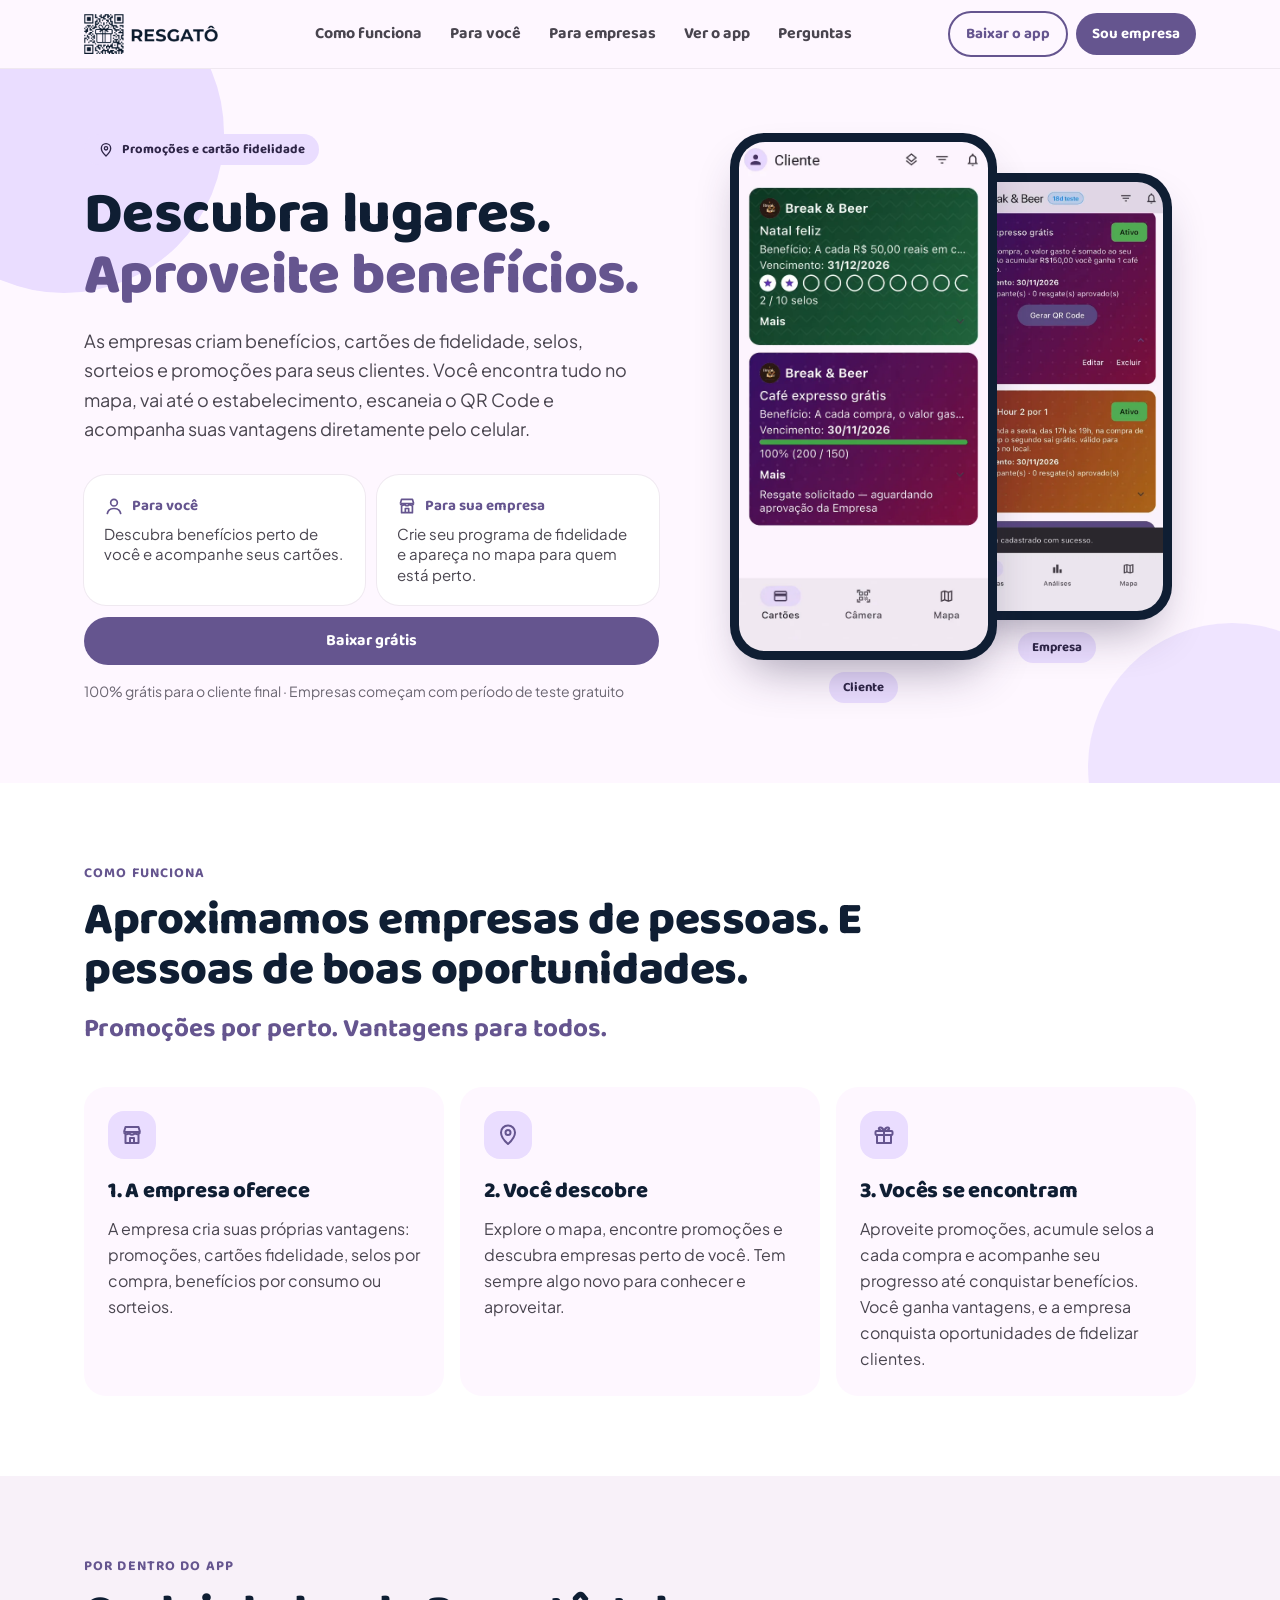
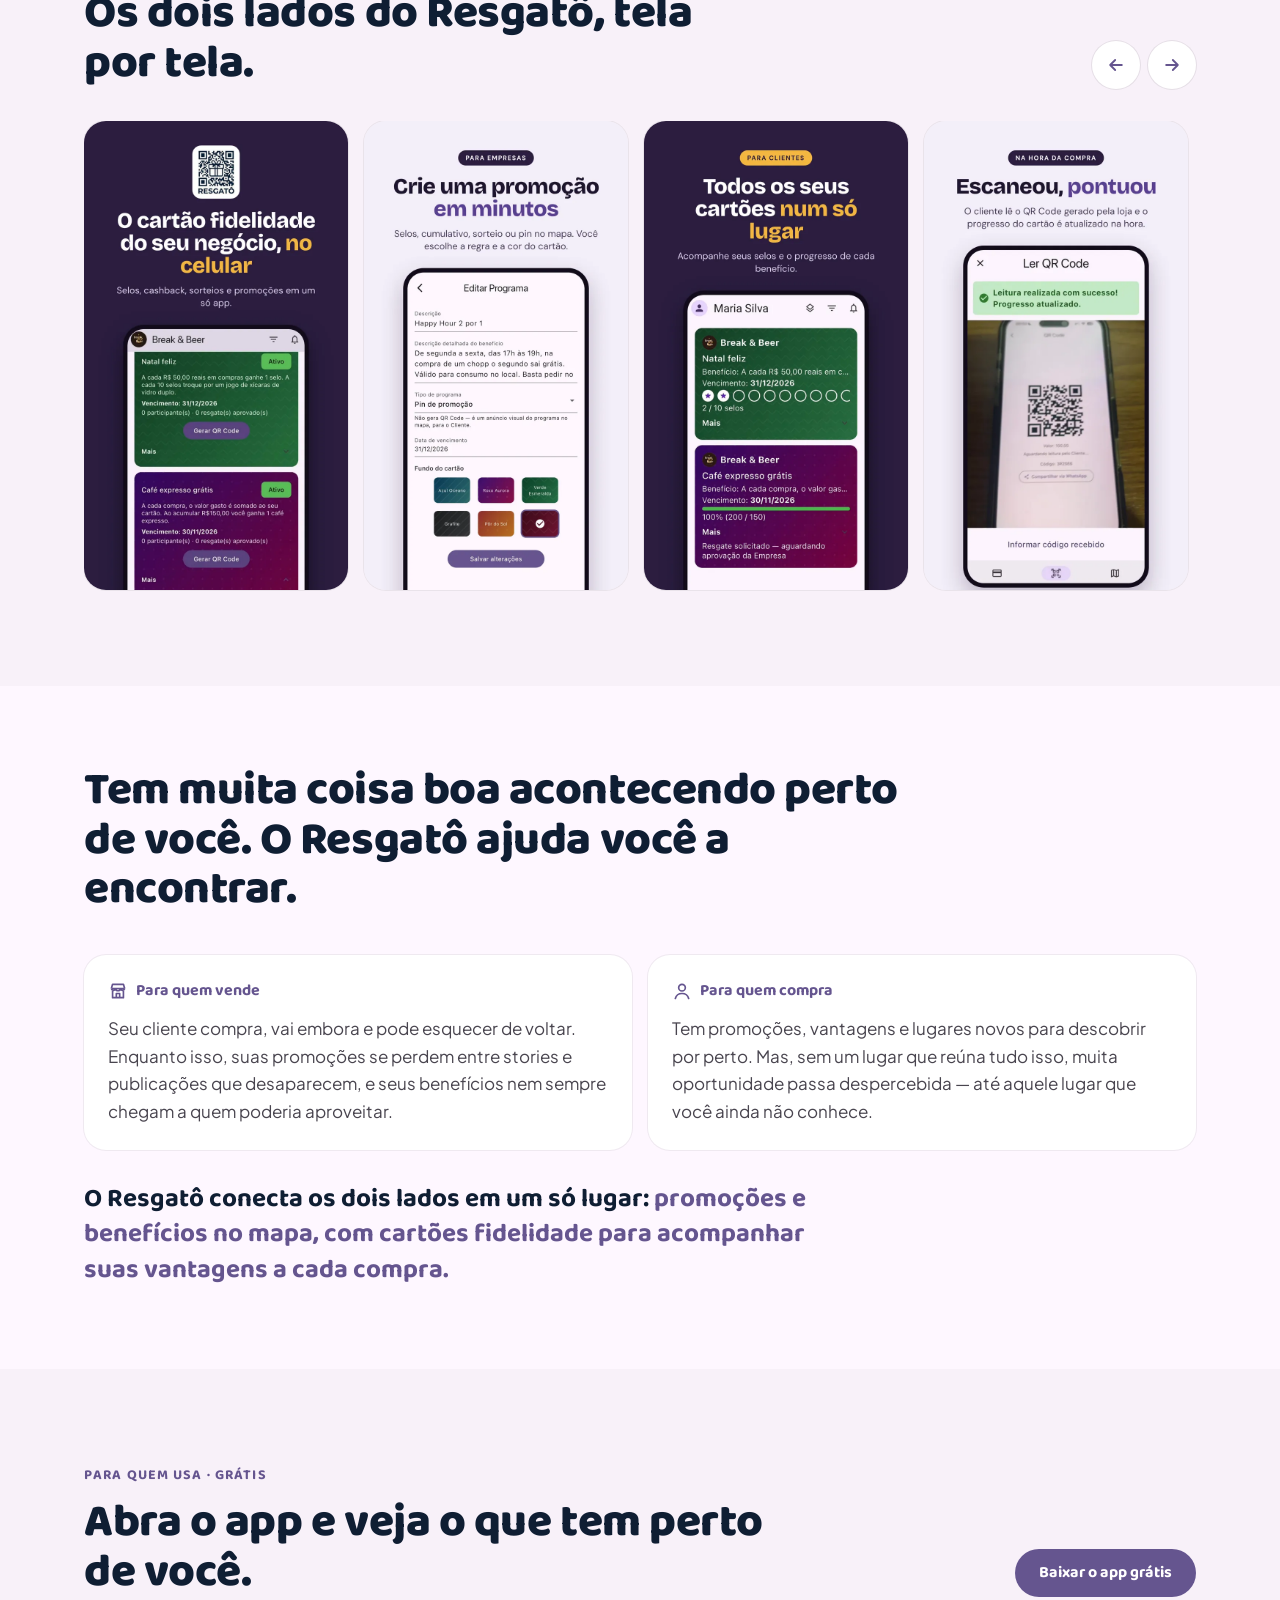
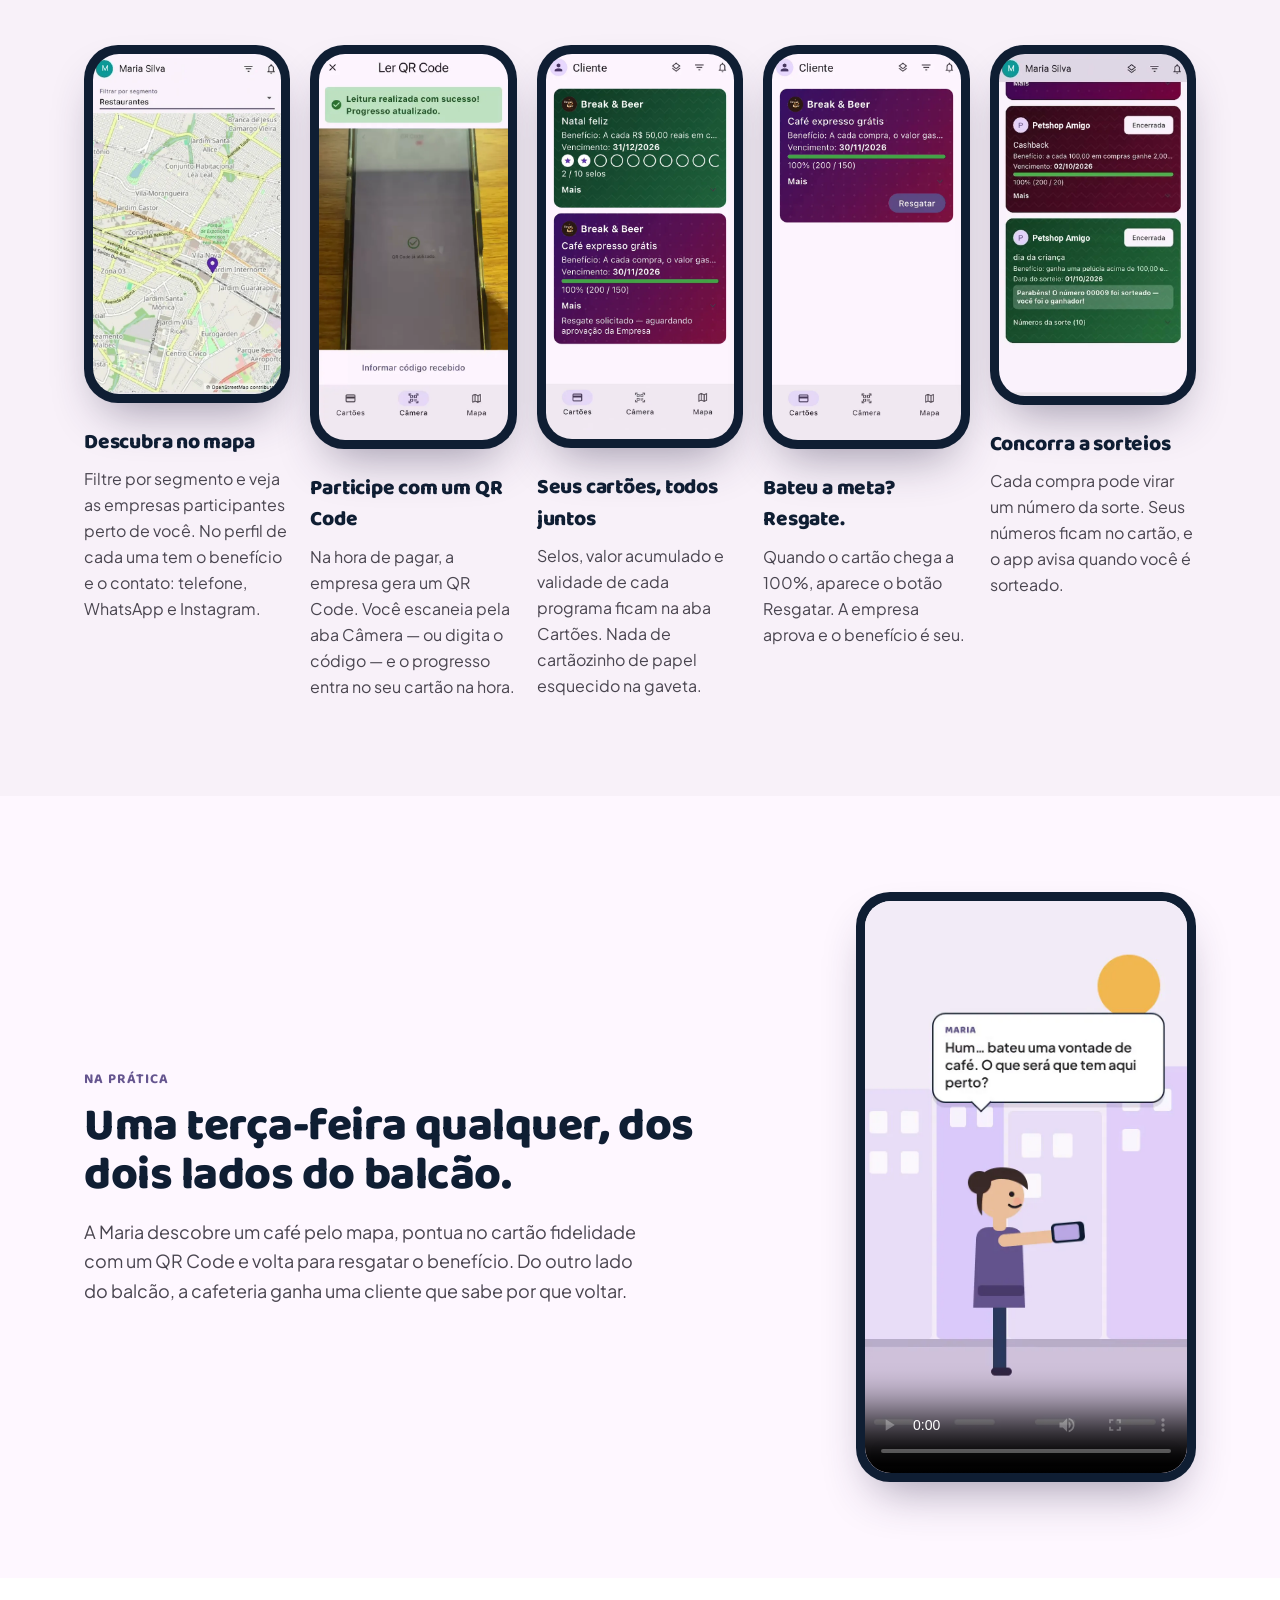
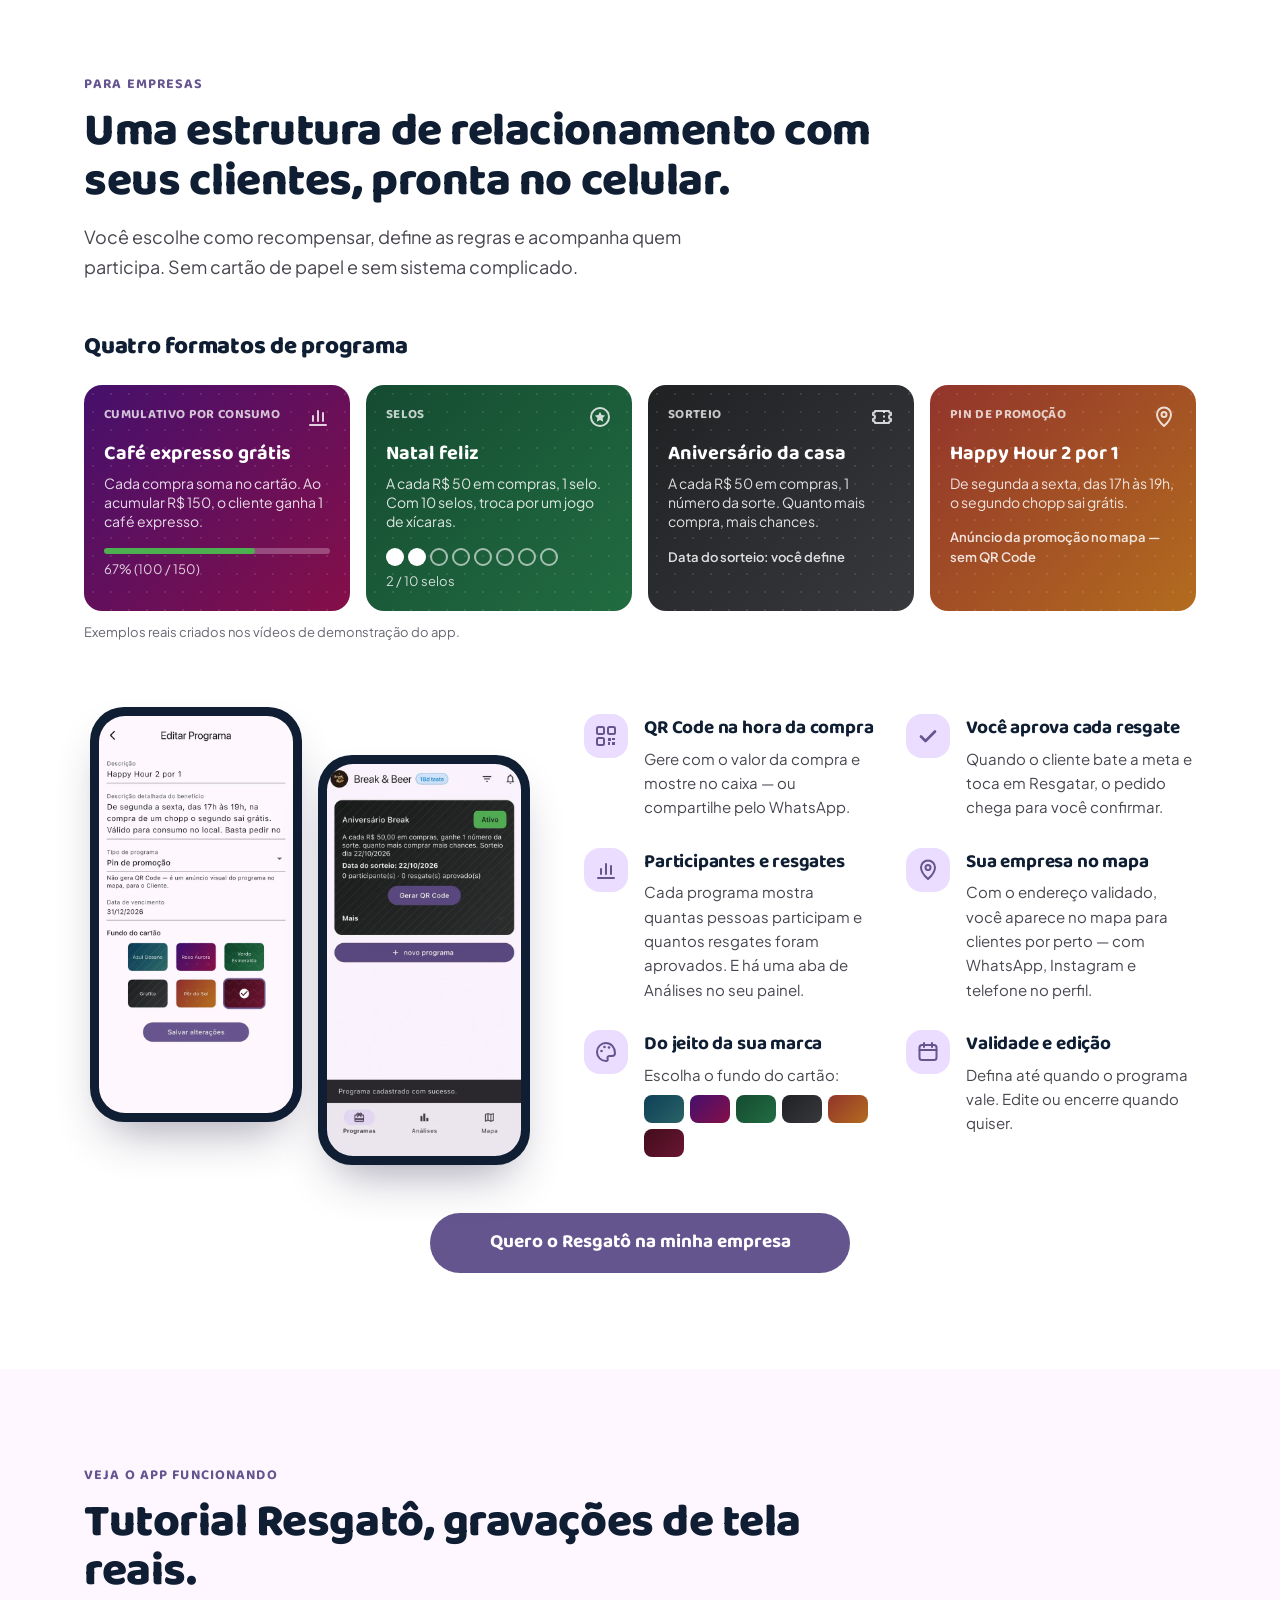
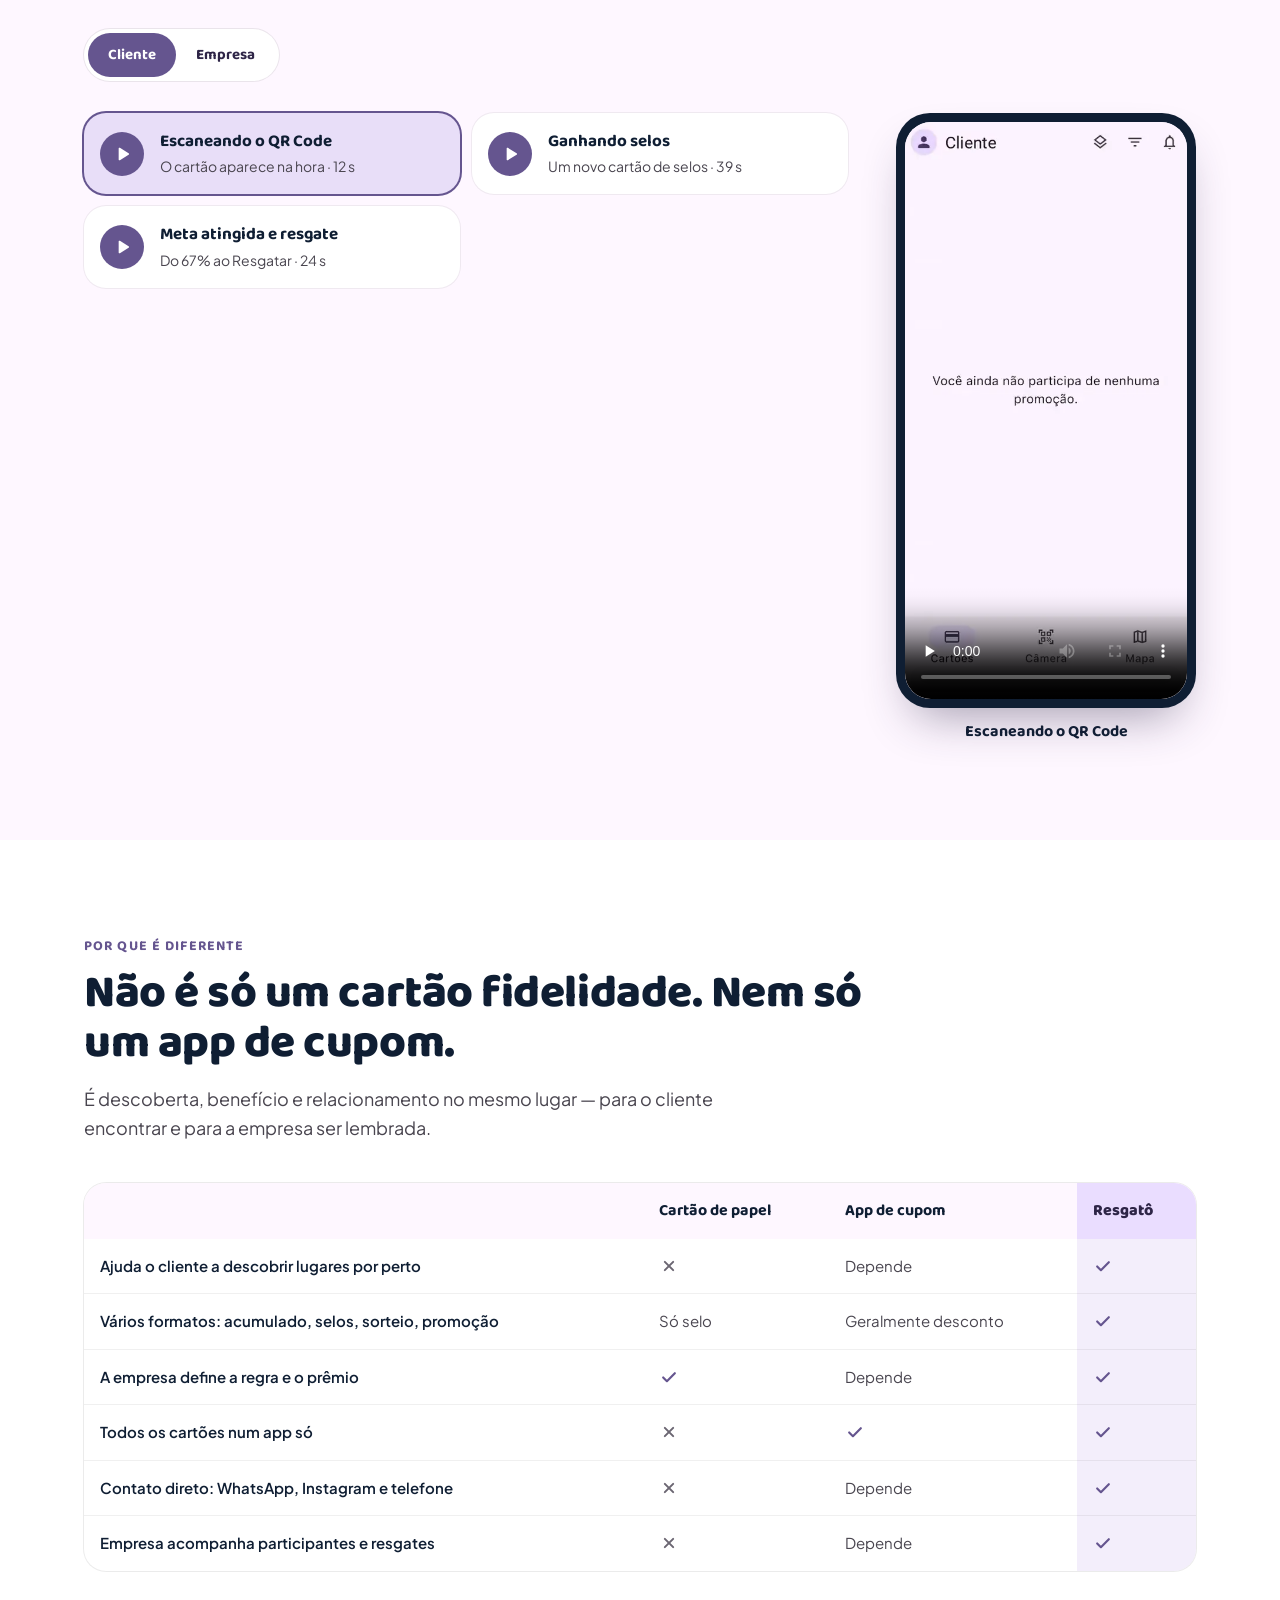
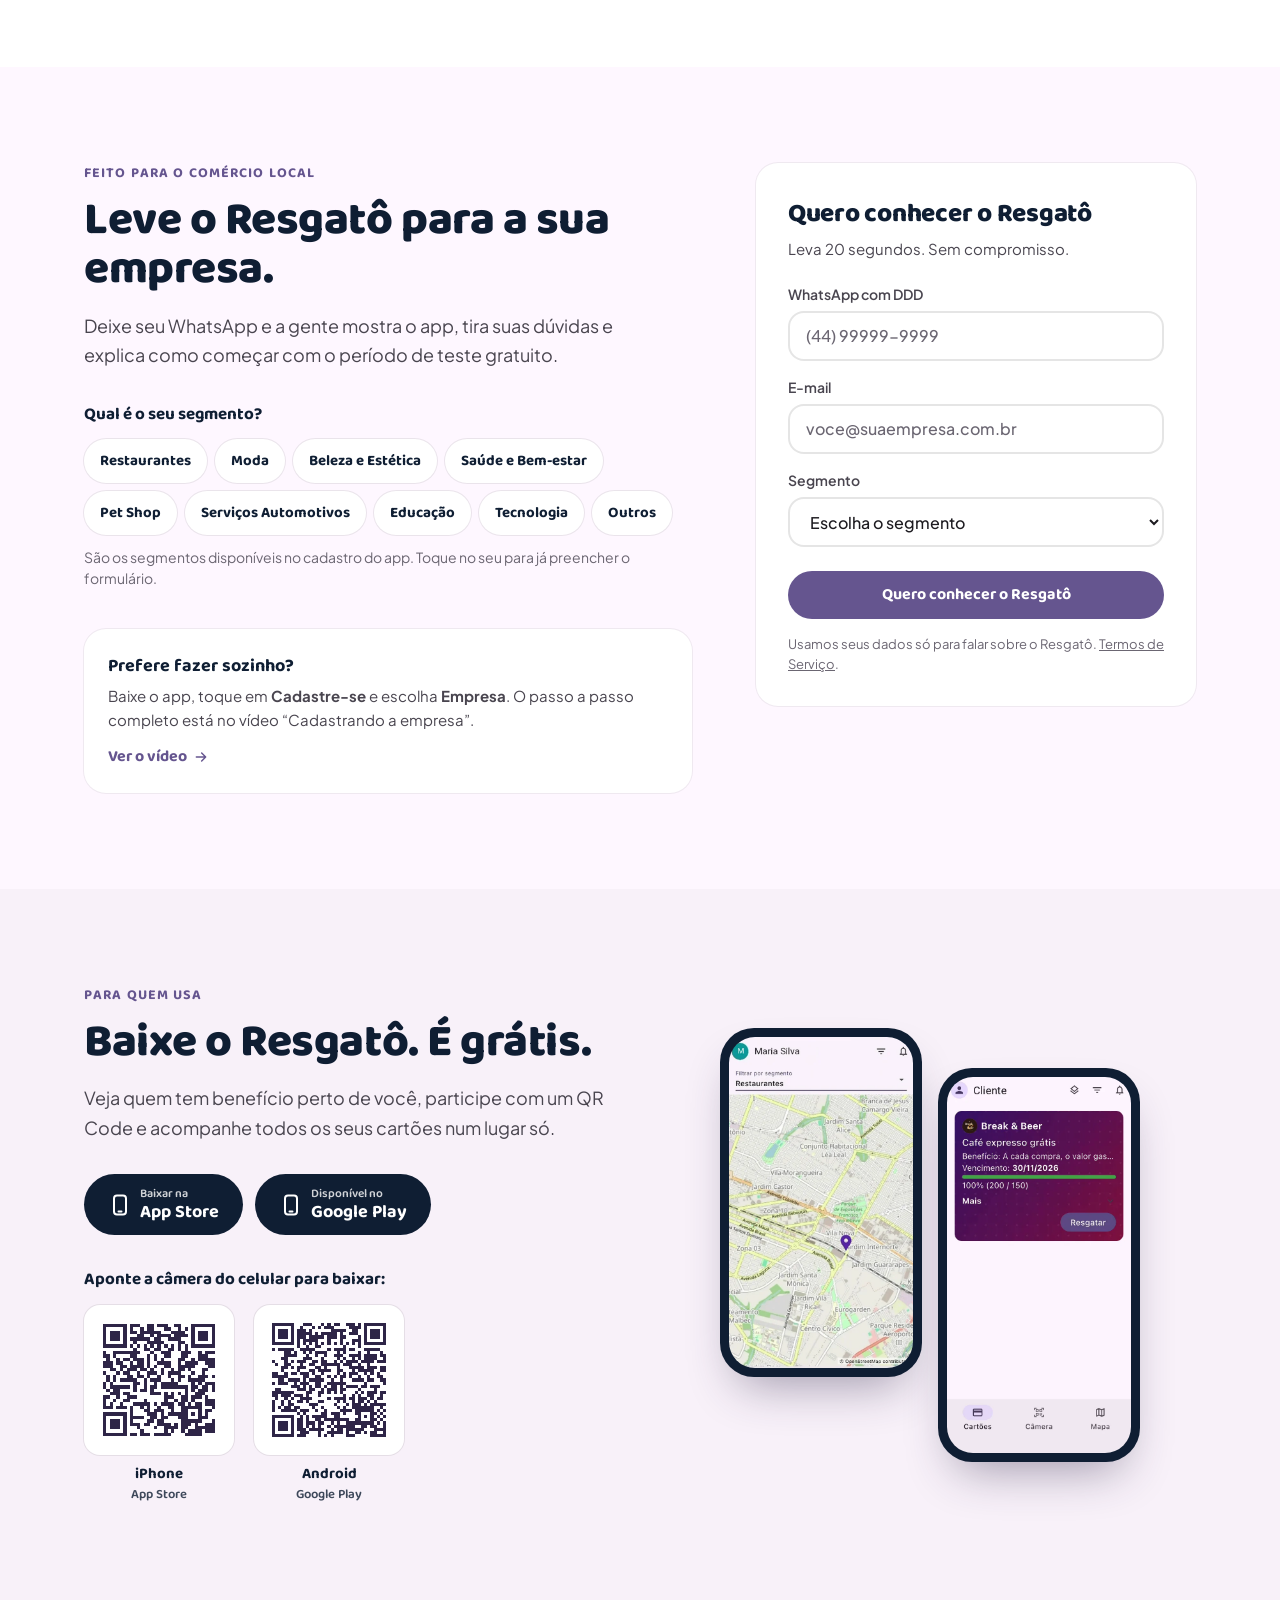
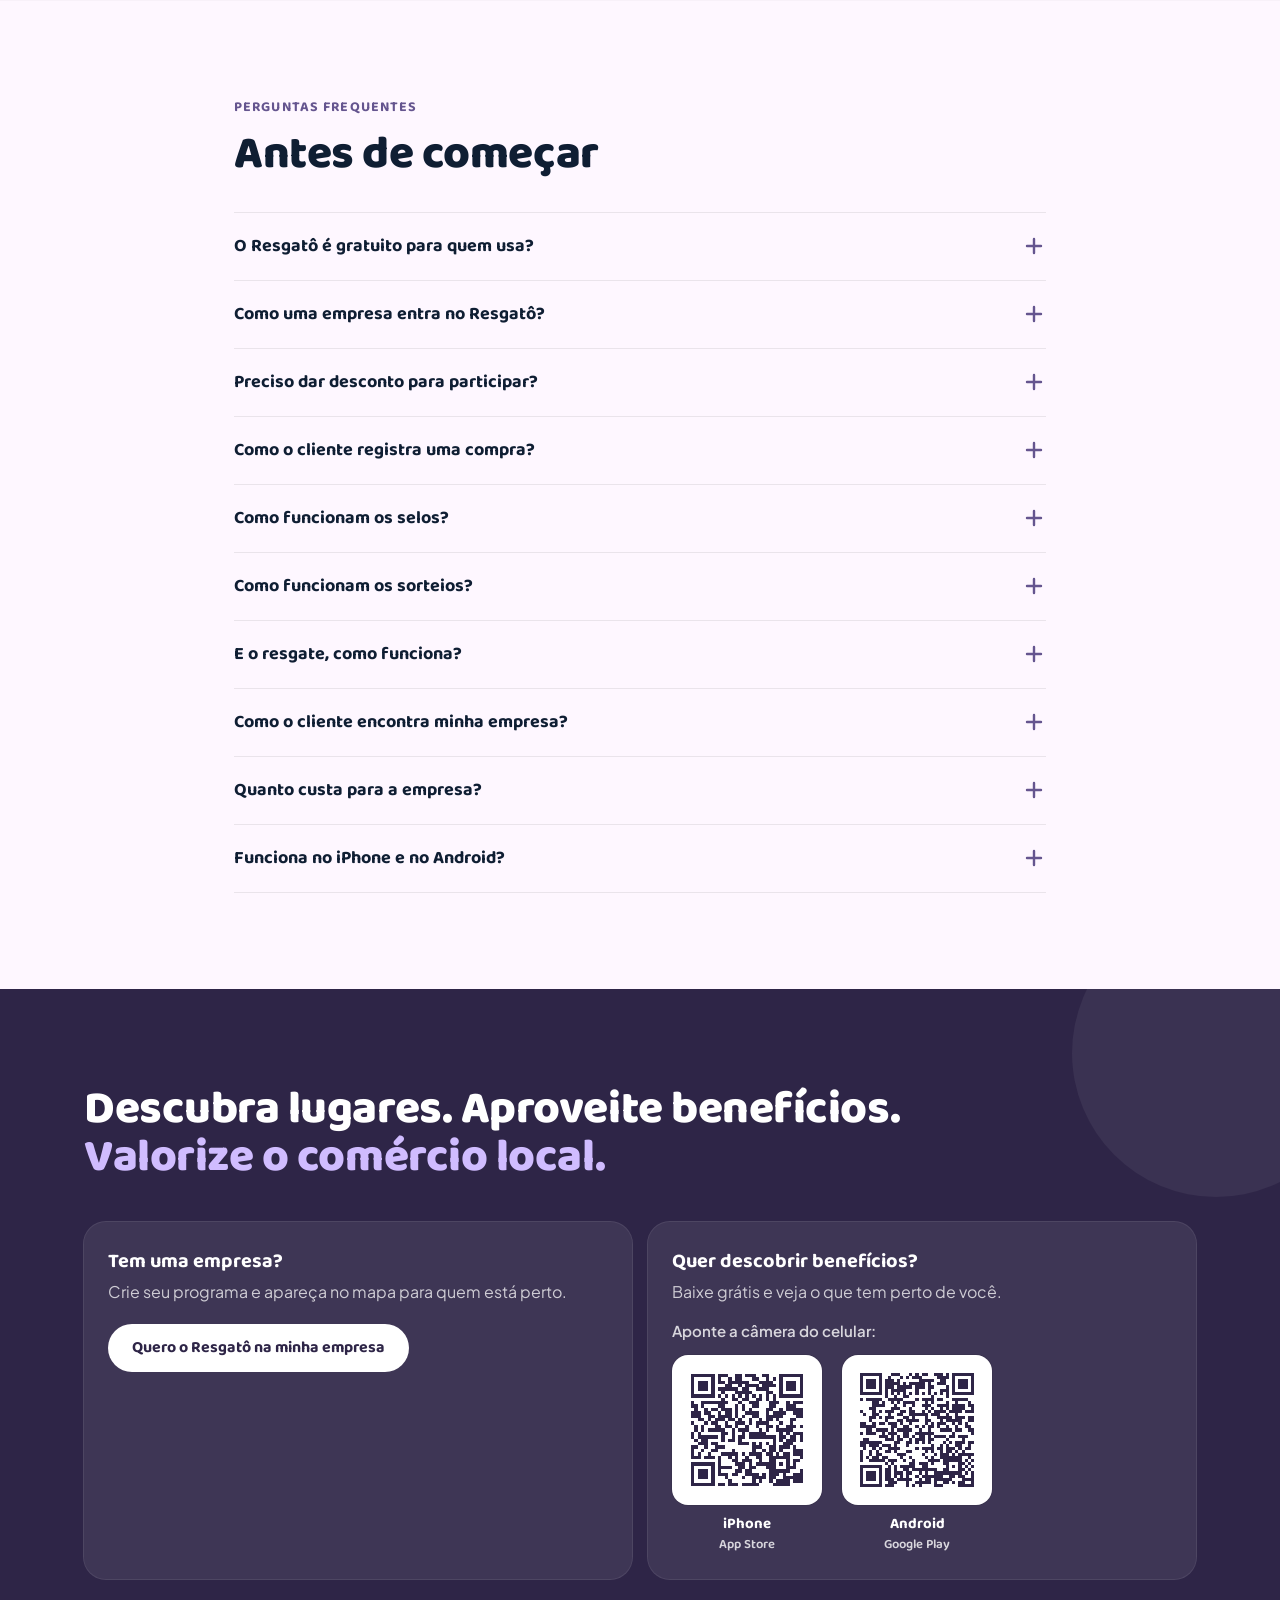
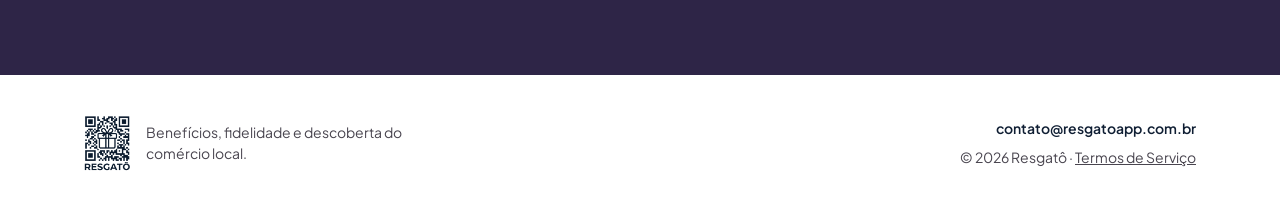
<file: index.html>
<!DOCTYPE html>
<html lang="pt-BR">
<head>
<meta charset="UTF-8">
<meta name="viewport" content="width=device-width, initial-scale=1">
<title>Resgatô — Benefícios e fidelidade do comércio perto de você</title>
<meta name="description" content="Empresas criam benefícios, cartões fidelidade, selos, sorteios e promoções. Você descobre no mapa, participa com um QR Code e acompanha tudo no app. Grátis para quem usa.">
<link rel="canonical" href="https://www.resgatoapp.com.br/">
<meta name="theme-color" content="#FEF7FF">

<meta property="og:type" content="website">
<meta property="og:locale" content="pt_BR">
<meta property="og:site_name" content="Resgatô">
<meta property="og:url" content="https://www.resgatoapp.com.br/">
<meta property="og:title" content="Resgatô — Descubra lugares. Aproveite benefícios.">
<meta property="og:description" content="Benefícios, cartões fidelidade, selos e sorteios dos negócios perto de você. Grátis para quem usa. Para empresas: crie seu programa em minutos.">
<meta property="og:image" content="https://www.resgatoapp.com.br/assets/img/og-resgato.jpg">
<meta property="og:image:width" content="1200">
<meta property="og:image:height" content="630">
<meta name="twitter:card" content="summary_large_image">

<link rel="icon" type="image/png" href="assets/img/favicon.png">
<link rel="apple-touch-icon" href="assets/img/apple-touch-icon.png">

<link rel="preconnect" href="https://fonts.googleapis.com">
<link rel="preconnect" href="https://fonts.gstatic.com" crossorigin>
<link href="https://fonts.googleapis.com/css2?family=Baloo+2:wght@600;700;800&family=Plus+Jakarta+Sans:wght@400;500;600;700&display=swap" rel="stylesheet">
<link rel="preload" as="image" href="assets/img/tela-cliente-cartoes.webp" fetchpriority="high">
<style>*,:after,:before{--tw-border-spacing-x:0;--tw-border-spacing-y:0;--tw-translate-x:0;--tw-translate-y:0;--tw-rotate:0;--tw-skew-x:0;--tw-skew-y:0;--tw-scale-x:1;--tw-scale-y:1;--tw-pan-x: ;--tw-pan-y: ;--tw-pinch-zoom: ;--tw-scroll-snap-strictness:proximity;--tw-gradient-from-position: ;--tw-gradient-via-position: ;--tw-gradient-to-position: ;--tw-ordinal: ;--tw-slashed-zero: ;--tw-numeric-figure: ;--tw-numeric-spacing: ;--tw-numeric-fraction: ;--tw-ring-inset: ;--tw-ring-offset-width:0px;--tw-ring-offset-color:#fff;--tw-ring-color:rgba(59,130,246,.5);--tw-ring-offset-shadow:0 0 #0000;--tw-ring-shadow:0 0 #0000;--tw-shadow:0 0 #0000;--tw-shadow-colored:0 0 #0000;--tw-blur: ;--tw-brightness: ;--tw-contrast: ;--tw-grayscale: ;--tw-hue-rotate: ;--tw-invert: ;--tw-saturate: ;--tw-sepia: ;--tw-drop-shadow: ;--tw-backdrop-blur: ;--tw-backdrop-brightness: ;--tw-backdrop-contrast: ;--tw-backdrop-grayscale: ;--tw-backdrop-hue-rotate: ;--tw-backdrop-invert: ;--tw-backdrop-opacity: ;--tw-backdrop-saturate: ;--tw-backdrop-sepia: ;--tw-contain-size: ;--tw-contain-layout: ;--tw-contain-paint: ;--tw-contain-style: }::backdrop{--tw-border-spacing-x:0;--tw-border-spacing-y:0;--tw-translate-x:0;--tw-translate-y:0;--tw-rotate:0;--tw-skew-x:0;--tw-skew-y:0;--tw-scale-x:1;--tw-scale-y:1;--tw-pan-x: ;--tw-pan-y: ;--tw-pinch-zoom: ;--tw-scroll-snap-strictness:proximity;--tw-gradient-from-position: ;--tw-gradient-via-position: ;--tw-gradient-to-position: ;--tw-ordinal: ;--tw-slashed-zero: ;--tw-numeric-figure: ;--tw-numeric-spacing: ;--tw-numeric-fraction: ;--tw-ring-inset: ;--tw-ring-offset-width:0px;--tw-ring-offset-color:#fff;--tw-ring-color:rgba(59,130,246,.5);--tw-ring-offset-shadow:0 0 #0000;--tw-ring-shadow:0 0 #0000;--tw-shadow:0 0 #0000;--tw-shadow-colored:0 0 #0000;--tw-blur: ;--tw-brightness: ;--tw-contrast: ;--tw-grayscale: ;--tw-hue-rotate: ;--tw-invert: ;--tw-saturate: ;--tw-sepia: ;--tw-drop-shadow: ;--tw-backdrop-blur: ;--tw-backdrop-brightness: ;--tw-backdrop-contrast: ;--tw-backdrop-grayscale: ;--tw-backdrop-hue-rotate: ;--tw-backdrop-invert: ;--tw-backdrop-opacity: ;--tw-backdrop-saturate: ;--tw-backdrop-sepia: ;--tw-contain-size: ;--tw-contain-layout: ;--tw-contain-paint: ;--tw-contain-style: }/*! tailwindcss v3.4.17 | MIT License | https://tailwindcss.com*/*,:after,:before{box-sizing:border-box;border:0 solid #e5e7eb}:after,:before{--tw-content:""}:host,html{line-height:1.5;-webkit-text-size-adjust:100%;-moz-tab-size:4;-o-tab-size:4;tab-size:4;font-family:Plus Jakarta Sans,system-ui,sans-serif;font-feature-settings:normal;font-variation-settings:normal;-webkit-tap-highlight-color:transparent}body{margin:0;line-height:inherit}hr{height:0;color:inherit;border-top-width:1px}abbr:where([title]){-webkit-text-decoration:underline dotted;text-decoration:underline dotted}h1,h2,h3,h4,h5,h6{font-size:inherit;font-weight:inherit}a{color:inherit;text-decoration:inherit}b,strong{font-weight:bolder}code,kbd,pre,samp{font-family:ui-monospace,SFMono-Regular,Menlo,Monaco,Consolas,Liberation Mono,Courier New,monospace;font-feature-settings:normal;font-variation-settings:normal;font-size:1em}small{font-size:80%}sub,sup{font-size:75%;line-height:0;position:relative;vertical-align:baseline}sub{bottom:-.25em}sup{top:-.5em}table{text-indent:0;border-color:inherit;border-collapse:collapse}button,input,optgroup,select,textarea{font-family:inherit;font-feature-settings:inherit;font-variation-settings:inherit;font-size:100%;font-weight:inherit;line-height:inherit;letter-spacing:inherit;color:inherit;margin:0;padding:0}button,select{text-transform:none}button,input:where([type=button]),input:where([type=reset]),input:where([type=submit]){-webkit-appearance:button;background-color:transparent;background-image:none}:-moz-focusring{outline:auto}:-moz-ui-invalid{box-shadow:none}progress{vertical-align:baseline}::-webkit-inner-spin-button,::-webkit-outer-spin-button{height:auto}[type=search]{-webkit-appearance:textfield;outline-offset:-2px}::-webkit-search-decoration{-webkit-appearance:none}::-webkit-file-upload-button{-webkit-appearance:button;font:inherit}summary{display:list-item}blockquote,dd,dl,figure,h1,h2,h3,h4,h5,h6,hr,p,pre{margin:0}fieldset{margin:0}fieldset,legend{padding:0}menu,ol,ul{list-style:none;margin:0;padding:0}dialog{padding:0}textarea{resize:vertical}input::-moz-placeholder,textarea::-moz-placeholder{opacity:1;color:#9ca3af}input::placeholder,textarea::placeholder{opacity:1;color:#9ca3af}[role=button],button{cursor:pointer}:disabled{cursor:default}audio,canvas,embed,iframe,img,object,svg,video{display:block;vertical-align:middle}img,video{max-width:100%;height:auto}[hidden]:where(:not([hidden=until-found])){display:none}html{scroll-behavior:smooth;color-scheme:light;-webkit-text-size-adjust:100%}body{--tw-bg-opacity:1;background-color:rgb(254 247 255/var(--tw-bg-opacity,1));font-family:Plus Jakarta Sans,system-ui,sans-serif;color:rgb(29 27 32/var(--tw-text-opacity,1));-webkit-font-smoothing:antialiased;-moz-osx-font-smoothing:grayscale;overflow-x:hidden}body,h1,h2,h3,h4{--tw-text-opacity:1}h1,h2,h3,h4{font-family:Baloo\ 2,system-ui,sans-serif;color:rgb(15 30 51/var(--tw-text-opacity,1));letter-spacing:-.01em}:focus-visible{outline:3px solid #65558f;outline-offset:3px;border-radius:8px}[id]{scroll-margin-top:84px}[hidden]{display:none!important}@media (prefers-reduced-motion:reduce){html{scroll-behavior:auto}*,:after,:before{transition:none!important;animation:none!important}}.wrap{margin-left:auto;margin-right:auto;width:100%;max-width:1160px;padding-left:1rem;padding-right:1rem}@media (min-width:640px){.wrap{padding-left:1.5rem;padding-right:1.5rem}}.btn,.btn-primary{display:inline-flex;min-height:48px;align-items:center;justify-content:center;gap:.5rem;border-radius:9999px;padding:.75rem 1.5rem;text-align:center;font-family:Baloo\ 2,system-ui,sans-serif;font-size:16px;font-weight:700;line-height:1.25;transition-property:color,background-color,border-color,text-decoration-color,fill,stroke;transition-timing-function:cubic-bezier(.4,0,.2,1);transition-duration:.15s}.btn-primary{--tw-bg-opacity:1;background-color:rgb(101 85 143/var(--tw-bg-opacity,1));--tw-text-opacity:1;color:rgb(255 255 255/var(--tw-text-opacity,1))}.btn-primary:hover{--tw-bg-opacity:1;background-color:rgb(74 61 110/var(--tw-bg-opacity,1))}.btn-outline{display:inline-flex;min-height:48px;align-items:center;justify-content:center;gap:.5rem;border-radius:9999px;padding:.75rem 1.5rem;text-align:center;font-family:Baloo\ 2,system-ui,sans-serif;font-size:16px;font-weight:700;line-height:1.25;transition-property:color,background-color,border-color,text-decoration-color,fill,stroke;transition-timing-function:cubic-bezier(.4,0,.2,1);transition-duration:.15s;border-width:2px;--tw-border-opacity:1;border-color:rgb(101 85 143/var(--tw-border-opacity,1));background-color:transparent;--tw-text-opacity:1;color:rgb(101 85 143/var(--tw-text-opacity,1))}.btn-outline:hover{--tw-bg-opacity:1;background-color:rgb(232 222 248/var(--tw-bg-opacity,1))}.btn-light{display:inline-flex;min-height:48px;align-items:center;justify-content:center;gap:.5rem;border-radius:9999px;padding:.75rem 1.5rem;text-align:center;font-family:Baloo\ 2,system-ui,sans-serif;font-size:16px;font-weight:700;line-height:1.25;transition-property:color,background-color,border-color,text-decoration-color,fill,stroke;transition-timing-function:cubic-bezier(.4,0,.2,1);transition-duration:.15s;--tw-bg-opacity:1;background-color:rgb(255 255 255/var(--tw-bg-opacity,1));--tw-text-opacity:1;color:rgb(46 37 71/var(--tw-text-opacity,1))}.btn-light:hover{--tw-bg-opacity:1;background-color:rgb(234 221 255/var(--tw-bg-opacity,1))}.btn-ghost-light{display:inline-flex;min-height:48px;align-items:center;justify-content:center;gap:.5rem;border-radius:9999px;padding:.75rem 1.5rem;text-align:center;font-family:Baloo\ 2,system-ui,sans-serif;font-size:16px;font-weight:700;line-height:1.25;transition-property:color,background-color,border-color,text-decoration-color,fill,stroke;transition-timing-function:cubic-bezier(.4,0,.2,1);transition-duration:.15s;border-width:2px;border-color:hsla(0,0%,100%,.4);--tw-text-opacity:1;color:rgb(255 255 255/var(--tw-text-opacity,1))}.btn-ghost-light:hover{background-color:hsla(0,0%,100%,.1)}.btn-wa{display:inline-flex;min-height:48px;align-items:center;justify-content:center;gap:.5rem;border-radius:9999px;padding:.75rem 1.5rem;text-align:center;font-family:Baloo\ 2,system-ui,sans-serif;font-size:16px;font-weight:700;line-height:1.25;transition-property:color,background-color,border-color,text-decoration-color,fill,stroke;transition-timing-function:cubic-bezier(.4,0,.2,1);transition-duration:.15s;--tw-bg-opacity:1;background-color:rgb(37 211 102/var(--tw-bg-opacity,1));--tw-text-opacity:1;color:rgb(11 61 32/var(--tw-text-opacity,1))}.btn-wa:hover{--tw-brightness:brightness(.95);filter:var(--tw-blur) var(--tw-brightness) var(--tw-contrast) var(--tw-grayscale) var(--tw-hue-rotate) var(--tw-invert) var(--tw-saturate) var(--tw-sepia) var(--tw-drop-shadow)}.pill{display:inline-flex;align-items:center;gap:.5rem;border-radius:9999px;--tw-bg-opacity:1;background-color:rgb(234 221 255/var(--tw-bg-opacity,1));padding:.375rem .875rem;font-size:13px;color:rgb(46 37 71/var(--tw-text-opacity,1))}.eyebrow,.pill{font-family:Baloo\ 2,system-ui,sans-serif;font-weight:700;--tw-text-opacity:1}.eyebrow{margin-bottom:.75rem;font-size:14px;text-transform:uppercase;letter-spacing:.08em;color:rgb(101 85 143/var(--tw-text-opacity,1))}.h2{font-family:Baloo\ 2,system-ui,sans-serif;font-size:30px;font-weight:800;line-height:1.08}@media (min-width:640px){.h2{font-size:40px}}@media (min-width:1024px){.h2{font-size:46px}}.lead{font-size:17px;line-height:1.625;--tw-text-opacity:1;color:rgb(73 69 79/var(--tw-text-opacity,1))}@media (min-width:640px){.lead{font-size:18px}}.card{border-radius:22px;--tw-bg-opacity:1;background-color:rgb(255 255 255/var(--tw-bg-opacity,1));padding:1.5rem;--tw-ring-offset-shadow:var(--tw-ring-inset) 0 0 0 var(--tw-ring-offset-width) var(--tw-ring-offset-color);--tw-ring-shadow:var(--tw-ring-inset) 0 0 0 calc(1px + var(--tw-ring-offset-width)) var(--tw-ring-color);box-shadow:var(--tw-ring-offset-shadow),var(--tw-ring-shadow),var(--tw-shadow,0 0 #0000);--tw-ring-color:rgba(0,0,0,.06)}.phone{position:relative;overflow:hidden;border-radius:34px;--tw-bg-opacity:1;background-color:rgb(15 30 51/var(--tw-bg-opacity,1));padding:9px;box-shadow:0 24px 48px -18px rgba(46,37,71,.45)}.phone>img,.phone>video{display:block;width:100%;border-radius:26px;--tw-bg-opacity:1;background-color:rgb(254 247 255/var(--tw-bg-opacity,1))}.appcard{position:relative;overflow:hidden;border-radius:18px;padding:1.25rem;--tw-text-opacity:1;color:rgb(255 255 255/var(--tw-text-opacity,1))}.appcard:after{content:"";position:absolute;inset:0;pointer-events:none;opacity:.18;background-image:radial-gradient(hsla(0,0%,100%,.55) 1px,transparent 1.4px);background-size:18px 18px}.appcard>*{position:relative;z-index:1}.chip{display:inline-flex;min-height:44px;align-items:center;border-radius:9999px;--tw-bg-opacity:1;background-color:rgb(255 255 255/var(--tw-bg-opacity,1));padding-left:1rem;padding-right:1rem;font-family:Baloo\ 2,system-ui,sans-serif;font-size:15px;font-weight:700;--tw-text-opacity:1;color:rgb(15 30 51/var(--tw-text-opacity,1));--tw-ring-offset-shadow:var(--tw-ring-inset) 0 0 0 var(--tw-ring-offset-width) var(--tw-ring-offset-color);--tw-ring-shadow:var(--tw-ring-inset) 0 0 0 calc(1px + var(--tw-ring-offset-width)) var(--tw-ring-color);box-shadow:var(--tw-ring-offset-shadow),var(--tw-ring-shadow),var(--tw-shadow,0 0 #0000);--tw-ring-color:rgba(0,0,0,.08);transition-property:color,background-color,border-color,text-decoration-color,fill,stroke;transition-timing-function:cubic-bezier(.4,0,.2,1);transition-duration:.15s}.chip:hover{--tw-bg-opacity:1;background-color:rgb(232 222 248/var(--tw-bg-opacity,1))}.field{min-height:50px;width:100%;border-radius:1rem;border-width:2px;border-color:rgba(0,0,0,.1);--tw-bg-opacity:1;background-color:rgb(255 255 255/var(--tw-bg-opacity,1));padding-left:1rem;padding-right:1rem;font-size:16px;font-weight:500;--tw-text-opacity:1;color:rgb(29 27 32/var(--tw-text-opacity,1))}.field::-moz-placeholder{--tw-text-opacity:1;color:rgb(107 102 114/var(--tw-text-opacity,1))}.field::placeholder{--tw-text-opacity:1;color:rgb(107 102 114/var(--tw-text-opacity,1))}.field:focus{--tw-border-opacity:1;border-color:rgb(101 85 143/var(--tw-border-opacity,1));outline:2px solid transparent;outline-offset:2px}.label{margin-bottom:.375rem;display:block;font-size:14px;font-weight:600;--tw-text-opacity:1;color:rgb(73 69 79/var(--tw-text-opacity,1))}.blob{pointer-events:none;position:absolute;border-radius:9999px;--tw-bg-opacity:1;background-color:rgb(234 221 255/var(--tw-bg-opacity,1))}.vtab[aria-selected=true]{--tw-bg-opacity:1;background-color:rgb(101 85 143/var(--tw-bg-opacity,1));--tw-text-opacity:1;color:rgb(255 255 255/var(--tw-text-opacity,1))}.vitem[aria-pressed=true]{--tw-bg-opacity:1;background-color:rgb(232 222 248/var(--tw-bg-opacity,1));--tw-ring-offset-shadow:var(--tw-ring-inset) 0 0 0 var(--tw-ring-offset-width) var(--tw-ring-offset-color);--tw-ring-shadow:var(--tw-ring-inset) 0 0 0 calc(2px + var(--tw-ring-offset-width)) var(--tw-ring-color);box-shadow:var(--tw-ring-offset-shadow),var(--tw-ring-shadow),var(--tw-shadow,0 0 #0000);--tw-ring-opacity:1;--tw-ring-color:rgb(101 85 143/var(--tw-ring-opacity,1))}@media (max-width:639px){.cmp table{min-width:0}.cmp thead{display:none}.cmp tr{display:grid;grid-template-columns:repeat(3,1fr)}.cmp tbody th{grid-column:1/-1;padding-bottom:4px}.cmp td{padding-top:6px;font-size:14px;background:transparent!important}.cmp td:before{content:attr(data-label);display:block;font-size:12px;font-weight:700;color:#6b6672;margin-bottom:4px}.cmp td:last-child:before{color:#4a3d6e}}details.faq>summary{list-style:none}details.faq>summary::-webkit-details-marker{display:none}details.faq[open] .faq-icon{transform:rotate(45deg)}.sr-only{position:absolute;width:1px;height:1px;padding:0;margin:-1px;overflow:hidden;clip:rect(0,0,0,0);white-space:nowrap;border-width:0}.pointer-events-none{pointer-events:none}.fixed{position:fixed}.absolute{position:absolute}.relative{position:relative}.sticky{position:sticky}.-bottom-32{bottom:-8rem}.-left-24{left:-6rem}.-right-20{right:-5rem}.-right-24{right:-6rem}.-top-20{top:-5rem}.-top-24{top:-6rem}.bottom-5{bottom:1.25rem}.right-5{right:1.25rem}.top-0{top:0}.z-10{z-index:10}.z-40{z-index:40}.z-50{z-index:50}.-mx-4{margin-left:-1rem;margin-right:-1rem}.mx-auto{margin-left:auto;margin-right:auto}.-ml-\[12\%\]{margin-left:-12%}.mb-10{margin-bottom:2.5rem}.mb-5{margin-bottom:1.25rem}.mt-1{margin-top:.25rem}.mt-1\.5{margin-top:.375rem}.mt-10{margin-top:2.5rem}.mt-12{margin-top:3rem}.mt-14{margin-top:3.5rem}.mt-16{margin-top:4rem}.mt-2{margin-top:.5rem}.mt-3{margin-top:.75rem}.mt-4{margin-top:1rem}.mt-5{margin-top:1.25rem}.mt-6{margin-top:1.5rem}.mt-8{margin-top:2rem}.block{display:block}.flex{display:flex}.inline-flex{display:inline-flex}.table{display:table}.grid{display:grid}.hidden{display:none}.h-1{height:.25rem}.h-1\.5{height:.375rem}.h-11{height:2.75rem}.h-12{height:3rem}.h-14{height:3.5rem}.h-4{height:1rem}.h-5{height:1.25rem}.h-6{height:1.5rem}.h-64{height:16rem}.h-7{height:1.75rem}.h-72{height:18rem}.h-\[18px\]{height:18px}.h-\[32px\]{height:32px}.h-\[68px\]{height:68px}.h-full{height:100%}.min-h-\[42px\]{min-height:42px}.min-h-\[44px\]{min-height:44px}.min-h-\[56px\]{min-height:56px}.min-h-\[60px\]{min-height:60px}.w-1{width:.25rem}.w-1\/2{width:50%}.w-10{width:2.5rem}.w-11{width:2.75rem}.w-12{width:3rem}.w-14{width:3.5rem}.w-2{width:.5rem}.w-2\/3{width:66.666667%}.w-4{width:1rem}.w-5{width:1.25rem}.w-6{width:1.5rem}.w-64{width:16rem}.w-7{width:1.75rem}.w-72{width:18rem}.w-\[150px\]{width:150px}.w-\[18px\]{width:18px}.w-\[240px\]{width:240px}.w-\[50\%\]{width:50%}.w-\[58\%\]{width:58%}.w-\[80\%\]{width:80%}.w-auto{width:auto}.w-full{width:100%}.min-w-0{min-width:0}.min-w-\[640px\]{min-width:640px}.max-w-\[230px\]{max-width:230px}.max-w-\[250px\]{max-width:250px}.max-w-\[260px\]{max-width:260px}.max-w-\[300px\]{max-width:300px}.max-w-\[420px\]{max-width:420px}.max-w-\[440px\]{max-width:440px}.max-w-\[460px\]{max-width:460px}.max-w-\[520px\]{max-width:520px}.max-w-\[560px\]{max-width:560px}.max-w-\[640px\]{max-width:640px}.max-w-\[680px\]{max-width:680px}.max-w-\[700px\]{max-width:700px}.max-w-\[760px\]{max-width:760px}.max-w-\[820px\]{max-width:820px}.max-w-\[860px\]{max-width:860px}.max-w-full{max-width:100%}.flex-1{flex:1 1 0%}.shrink-0{flex-shrink:0}.border-collapse{border-collapse:collapse}.rotate-180{--tw-rotate:180deg;transform:translate(var(--tw-translate-x),var(--tw-translate-y)) rotate(var(--tw-rotate)) skewX(var(--tw-skew-x)) skewY(var(--tw-skew-y)) scaleX(var(--tw-scale-x)) scaleY(var(--tw-scale-y))}.cursor-default{cursor:default}.cursor-pointer{cursor:pointer}.snap-x{scroll-snap-type:x var(--tw-scroll-snap-strictness)}.snap-mandatory{--tw-scroll-snap-strictness:mandatory}.snap-start{scroll-snap-align:start}.grid-cols-2{grid-template-columns:repeat(2,minmax(0,1fr))}.flex-col{flex-direction:column}.flex-wrap{flex-wrap:wrap}.place-items-center{place-items:center}.items-start{align-items:flex-start}.items-end{align-items:flex-end}.items-center{align-items:center}.justify-center{justify-content:center}.justify-between{justify-content:space-between}.gap-1{gap:.25rem}.gap-1\.5{gap:.375rem}.gap-10{gap:2.5rem}.gap-12{gap:3rem}.gap-2{gap:.5rem}.gap-3{gap:.75rem}.gap-4{gap:1rem}.gap-5{gap:1.25rem}.gap-6{gap:1.5rem}.gap-7{gap:1.75rem}.gap-8{gap:2rem}.gap-x-8{-moz-column-gap:2rem;column-gap:2rem}.gap-y-7{row-gap:1.75rem}.space-y-5>:not([hidden])~:not([hidden]){--tw-space-y-reverse:0;margin-top:calc(1.25rem*(1 - var(--tw-space-y-reverse)));margin-bottom:calc(1.25rem*var(--tw-space-y-reverse))}.divide-y>:not([hidden])~:not([hidden]){--tw-divide-y-reverse:0;border-top-width:calc(1px*(1 - var(--tw-divide-y-reverse)));border-bottom-width:calc(1px*var(--tw-divide-y-reverse))}.divide-black>:not([hidden])~:not([hidden]){--tw-divide-opacity:1;border-color:rgb(0 0 0/var(--tw-divide-opacity,1))}.divide-black\/\[0\.06\]>:not([hidden])~:not([hidden]){border-color:rgba(0,0,0,.06)}.divide-black\/\[0\.08\]>:not([hidden])~:not([hidden]){border-color:rgba(0,0,0,.08)}.self-start{align-self:flex-start}.overflow-hidden{overflow:hidden}.overflow-x-auto{overflow-x:auto}.whitespace-nowrap{white-space:nowrap}.rounded-2xl{border-radius:1rem}.rounded-\[22px\]{border-radius:22px}.rounded-full{border-radius:9999px}.rounded-lg{border-radius:.5rem}.rounded-xl{border-radius:.75rem}.border-2{border-width:2px}.border-y{border-top-width:1px}.border-b,.border-y{border-bottom-width:1px}.border-l-2{border-left-width:2px}.border-t{border-top-width:1px}.border-black{--tw-border-opacity:1;border-color:rgb(0 0 0/var(--tw-border-opacity,1))}.border-black\/\[0\.06\]{border-color:rgba(0,0,0,.06)}.border-black\/\[0\.08\]{border-color:rgba(0,0,0,.08)}.border-lav-300{--tw-border-opacity:1;border-color:rgb(234 221 255/var(--tw-border-opacity,1))}.border-white{--tw-border-opacity:1;border-color:rgb(255 255 255/var(--tw-border-opacity,1))}.border-white\/60{border-color:hsla(0,0%,100%,.6)}.bg-ativo{--tw-bg-opacity:1;background-color:rgb(76 175 80/var(--tw-bg-opacity,1))}.bg-bg{--tw-bg-opacity:1;background-color:rgb(254 247 255/var(--tw-bg-opacity,1))}.bg-bg-alt{--tw-bg-opacity:1;background-color:rgb(248 241 249/var(--tw-bg-opacity,1))}.bg-bg\/95{background-color:rgba(254,247,255,.95)}.bg-brand{--tw-bg-opacity:1;background-color:rgb(101 85 143/var(--tw-bg-opacity,1))}.bg-brand-900{--tw-bg-opacity:1;background-color:rgb(46 37 71/var(--tw-bg-opacity,1))}.bg-lav-300{--tw-bg-opacity:1;background-color:rgb(234 221 255/var(--tw-bg-opacity,1))}.bg-lav-400{--tw-bg-opacity:1;background-color:rgb(232 222 248/var(--tw-bg-opacity,1))}.bg-lav-400\/50{background-color:rgba(232,222,248,.5)}.bg-navy{background-color:rgb(15 30 51/var(--tw-bg-opacity,1))}.bg-navy,.bg-wa{--tw-bg-opacity:1}.bg-wa{background-color:rgb(37 211 102/var(--tw-bg-opacity,1))}.bg-white{--tw-bg-opacity:1;background-color:rgb(255 255 255/var(--tw-bg-opacity,1))}.bg-white\/25{background-color:hsla(0,0%,100%,.25)}.bg-white\/\[0\.06\]{background-color:hsla(0,0%,100%,.06)}.bg-white\/\[0\.08\]{background-color:hsla(0,0%,100%,.08)}.bg-aurora{background-image:linear-gradient(135deg,#45106c,#850f49)}.bg-bordo{background-image:linear-gradient(135deg,#430d1d,#681531)}.bg-esmeralda{background-image:linear-gradient(135deg,#154b31,#216c41)}.bg-grafite{background-image:linear-gradient(135deg,#202123,#38393d)}.bg-oceano{background-image:linear-gradient(135deg,#0e4057,#296367)}.bg-sol{background-image:linear-gradient(135deg,#92342c,#b36c1e)}.p-1{padding:.25rem}.p-3{padding:.75rem}.p-4{padding:1rem}.p-5{padding:1.25rem}.p-6{padding:1.5rem}.px-10{padding-left:2.5rem;padding-right:2.5rem}.px-3{padding-left:.75rem;padding-right:.75rem}.px-3\.5{padding-left:.875rem;padding-right:.875rem}.px-4{padding-left:1rem;padding-right:1rem}.px-5{padding-left:1.25rem;padding-right:1.25rem}.px-6{padding-left:1.5rem;padding-right:1.5rem}.px-8{padding-left:2rem;padding-right:2rem}.py-10{padding-top:2.5rem;padding-bottom:2.5rem}.py-16{padding-top:4rem;padding-bottom:4rem}.py-3{padding-top:.75rem;padding-bottom:.75rem}.py-5{padding-top:1.25rem;padding-bottom:1.25rem}.pb-14{padding-bottom:3.5rem}.pb-4{padding-bottom:1rem}.pb-5{padding-bottom:1.25rem}.pl-6{padding-left:1.5rem}.pt-10{padding-top:2.5rem}.text-left{text-align:left}.text-center{text-align:center}.font-display{font-family:Baloo\ 2,system-ui,sans-serif}.text-\[12px\]{font-size:12px}.text-\[13px\]{font-size:13px}.text-\[14px\]{font-size:14px}.text-\[15px\]{font-size:15px}.text-\[16px\]{font-size:16px}.text-\[17px\]{font-size:17px}.text-\[18px\]{font-size:18px}.text-\[19px\]{font-size:19px}.text-\[20px\]{font-size:20px}.text-\[21px\]{font-size:21px}.text-\[22px\]{font-size:22px}.text-\[24px\]{font-size:24px}.text-\[26px\]{font-size:26px}.text-\[32px\]{font-size:32px}.text-\[36px\]{font-size:36px}.font-bold{font-weight:700}.font-extrabold{font-weight:800}.font-semibold{font-weight:600}.uppercase{text-transform:uppercase}.leading-\[1\.04\]{line-height:1.04}.leading-\[1\.06\]{line-height:1.06}.leading-relaxed{line-height:1.625}.leading-snug{line-height:1.375}.leading-tight{line-height:1.25}.tracking-wide{letter-spacing:.025em}.text-\[\#0B3D20\]{--tw-text-opacity:1;color:rgb(11 61 32/var(--tw-text-opacity,1))}.text-\[\#B3261E\]{--tw-text-opacity:1;color:rgb(179 38 30/var(--tw-text-opacity,1))}.text-brand{--tw-text-opacity:1;color:rgb(101 85 143/var(--tw-text-opacity,1))}.text-brand-900{--tw-text-opacity:1;color:rgb(46 37 71/var(--tw-text-opacity,1))}.text-ink-faint{--tw-text-opacity:1;color:rgb(107 102 114/var(--tw-text-opacity,1))}.text-ink-soft{--tw-text-opacity:1;color:rgb(73 69 79/var(--tw-text-opacity,1))}.text-lav-500{--tw-text-opacity:1;color:rgb(208 188 255/var(--tw-text-opacity,1))}.text-navy{--tw-text-opacity:1;color:rgb(15 30 51/var(--tw-text-opacity,1))}.text-white{--tw-text-opacity:1;color:rgb(255 255 255/var(--tw-text-opacity,1))}.text-white\/75{color:hsla(0,0%,100%,.75)}.text-white\/80{color:hsla(0,0%,100%,.8)}.text-white\/85{color:hsla(0,0%,100%,.85)}.underline{text-decoration-line:underline}.opacity-60{opacity:.6}.opacity-70{opacity:.7}.opacity-80{opacity:.8}.shadow-lg{--tw-shadow:0 10px 15px -3px rgba(0,0,0,.1),0 4px 6px -4px rgba(0,0,0,.1);--tw-shadow-colored:0 10px 15px -3px var(--tw-shadow-color),0 4px 6px -4px var(--tw-shadow-color);box-shadow:var(--tw-ring-offset-shadow,0 0 #0000),var(--tw-ring-shadow,0 0 #0000),var(--tw-shadow)}.shadow-black{--tw-shadow-color:#000;--tw-shadow:var(--tw-shadow-colored)}.shadow-black\/20{--tw-shadow-color:rgba(0,0,0,.2);--tw-shadow:var(--tw-shadow-colored)}.ring-1{--tw-ring-offset-shadow:var(--tw-ring-inset) 0 0 0 var(--tw-ring-offset-width) var(--tw-ring-offset-color);--tw-ring-shadow:var(--tw-ring-inset) 0 0 0 calc(1px + var(--tw-ring-offset-width)) var(--tw-ring-color);box-shadow:var(--tw-ring-offset-shadow),var(--tw-ring-shadow),var(--tw-shadow,0 0 #0000)}.ring-black{--tw-ring-opacity:1;--tw-ring-color:rgb(0 0 0/var(--tw-ring-opacity,1))}.ring-black\/\[0\.06\]{--tw-ring-color:rgba(0,0,0,.06)}.ring-black\/\[0\.08\]{--tw-ring-color:rgba(0,0,0,.08)}.ring-white{--tw-ring-opacity:1;--tw-ring-color:rgb(255 255 255/var(--tw-ring-opacity,1))}.ring-white\/15{--tw-ring-color:hsla(0,0%,100%,.15)}.filter{filter:var(--tw-blur) var(--tw-brightness) var(--tw-contrast) var(--tw-grayscale) var(--tw-hue-rotate) var(--tw-invert) var(--tw-saturate) var(--tw-sepia) var(--tw-drop-shadow)}.backdrop-blur{--tw-backdrop-blur:blur(8px);-webkit-backdrop-filter:var(--tw-backdrop-blur) var(--tw-backdrop-brightness) var(--tw-backdrop-contrast) var(--tw-backdrop-grayscale) var(--tw-backdrop-hue-rotate) var(--tw-backdrop-invert) var(--tw-backdrop-opacity) var(--tw-backdrop-saturate) var(--tw-backdrop-sepia);backdrop-filter:var(--tw-backdrop-blur) var(--tw-backdrop-brightness) var(--tw-backdrop-contrast) var(--tw-backdrop-grayscale) var(--tw-backdrop-hue-rotate) var(--tw-backdrop-invert) var(--tw-backdrop-opacity) var(--tw-backdrop-saturate) var(--tw-backdrop-sepia)}.transition-transform{transition-property:transform;transition-timing-function:cubic-bezier(.4,0,.2,1);transition-duration:.15s}.hover\:bg-black:hover{--tw-bg-opacity:1;background-color:rgb(0 0 0/var(--tw-bg-opacity,1))}.hover\:bg-lav-400:hover{--tw-bg-opacity:1;background-color:rgb(232 222 248/var(--tw-bg-opacity,1))}.hover\:text-brand:hover{--tw-text-opacity:1;color:rgb(101 85 143/var(--tw-text-opacity,1))}.hover\:underline:hover{text-decoration-line:underline}.hover\:brightness-95:hover{--tw-brightness:brightness(.95);filter:var(--tw-blur) var(--tw-brightness) var(--tw-contrast) var(--tw-grayscale) var(--tw-hue-rotate) var(--tw-invert) var(--tw-saturate) var(--tw-sepia) var(--tw-drop-shadow)}.focus\:not-sr-only:focus{position:static;width:auto;height:auto;padding:0;margin:0;overflow:visible;clip:auto;white-space:normal}.focus\:fixed:focus{position:fixed}.focus\:left-4:focus{left:1rem}.focus\:top-4:focus{top:1rem}.focus\:z-\[100\]:focus{z-index:100}.focus\:rounded-full:focus{border-radius:9999px}.focus\:bg-white:focus{--tw-bg-opacity:1;background-color:rgb(255 255 255/var(--tw-bg-opacity,1))}.focus\:px-4:focus{padding-left:1rem;padding-right:1rem}.focus\:py-2:focus{padding-top:.5rem;padding-bottom:.5rem}.focus\:font-bold:focus{font-weight:700}@media (min-width:640px){.sm\:col-span-2{grid-column:span 2/span 2}.sm\:mx-0{margin-left:0;margin-right:0}.sm\:mt-12{margin-top:3rem}.sm\:mt-8{margin-top:2rem}.sm\:flex{display:flex}.sm\:inline-flex{display:inline-flex}.sm\:grid{display:grid}.sm\:hidden{display:none}.sm\:h-80{height:20rem}.sm\:h-\[40px\]{height:40px}.sm\:w-80{width:20rem}.sm\:w-\[264px\]{width:264px}.sm\:w-auto{width:auto}.sm\:min-w-\[420px\]{min-width:420px}.sm\:max-w-\[250px\]{max-width:250px}.sm\:max-w-\[300px\]{max-width:300px}.sm\:max-w-\[340px\]{max-width:340px}.sm\:grid-cols-2{grid-template-columns:repeat(2,minmax(0,1fr))}.sm\:grid-cols-3{grid-template-columns:repeat(3,minmax(0,1fr))}.sm\:flex-row{flex-direction:row}.sm\:items-end{align-items:flex-end}.sm\:items-center{align-items:center}.sm\:justify-center{justify-content:center}.sm\:justify-between{justify-content:space-between}.sm\:gap-x-6{-moz-column-gap:1.5rem;column-gap:1.5rem}.sm\:gap-y-12{row-gap:3rem}.sm\:overflow-visible{overflow:visible}.sm\:p-8{padding:2rem}.sm\:px-0{padding-left:0;padding-right:0}.sm\:px-4{padding-left:1rem;padding-right:1rem}.sm\:py-20{padding-top:5rem;padding-bottom:5rem}.sm\:py-24{padding-top:6rem;padding-bottom:6rem}.sm\:pb-0{padding-bottom:0}.sm\:pt-14{padding-top:3.5rem}.sm\:text-\[15px\]{font-size:15px}.sm\:text-\[26px\]{font-size:26px}.sm\:text-\[46px\]{font-size:46px}.sm\:text-\[48px\]{font-size:48px}}@media (min-width:768px){.md\:grid-cols-2{grid-template-columns:repeat(2,minmax(0,1fr))}.md\:grid-cols-3{grid-template-columns:repeat(3,minmax(0,1fr))}}@media (min-width:1024px){.lg\:order-1{order:1}.lg\:order-2{order:2}.lg\:mx-0{margin-left:0;margin-right:0}.lg\:block{display:block}.lg\:flex{display:flex}.lg\:hidden{display:none}.lg\:grid-cols-1{grid-template-columns:repeat(1,minmax(0,1fr))}.lg\:grid-cols-4{grid-template-columns:repeat(4,minmax(0,1fr))}.lg\:grid-cols-\[0\.85fr_1\.15fr\]{grid-template-columns:.85fr 1.15fr}.lg\:grid-cols-\[1\.08fr_0\.92fr\]{grid-template-columns:1.08fr .92fr}.lg\:grid-cols-\[1fr_1fr\]{grid-template-columns:1fr 1fr}.lg\:grid-cols-\[1fr_440px\]{grid-template-columns:1fr 440px}.lg\:grid-cols-\[minmax\(0\2c 1fr\)_300px\]{grid-template-columns:minmax(0,1fr) 300px}.lg\:grid-cols-\[minmax\(0\2c 1fr\)_340px\]{grid-template-columns:minmax(0,1fr) 340px}.lg\:flex-row{flex-direction:row}.lg\:items-end{align-items:flex-end}.lg\:justify-between{justify-content:space-between}.lg\:gap-12{gap:3rem}.lg\:gap-16{gap:4rem}.lg\:self-auto{align-self:auto}.lg\:pb-20{padding-bottom:5rem}.lg\:pt-16{padding-top:4rem}.lg\:text-\[50px\]{font-size:50px}}@media (min-width:1280px){.xl\:grid-cols-2{grid-template-columns:repeat(2,minmax(0,1fr))}.xl\:grid-cols-5{grid-template-columns:repeat(5,minmax(0,1fr))}.xl\:gap-x-5{-moz-column-gap:1.25rem;column-gap:1.25rem}.xl\:text-\[58px\]{font-size:58px}}</style>

<!-- ANALYTICS: cole aqui o snippet do Google Tag Manager / GA4 e do Meta Pixel.
     Todos os eventos já são enviados para window.dataLayer (veja assets/js/site.js). -->

<script type="application/ld+json">
{
  "@context": "https://schema.org",
  "@graph": [
    {
      "@type": "Organization",
      "@id": "https://www.resgatoapp.com.br/#org",
      "name": "Resgatô",
      "url": "https://www.resgatoapp.com.br/",
      "logo": "https://www.resgatoapp.com.br/assets/img/logo-resgato.png",
      "email": "contato@resgatoapp.com.br"
    },
    {
      "@type": "MobileApplication",
      "name": "Resgatô",
      "operatingSystem": "iOS, Android",
      "downloadUrl": ["https://apps.apple.com/br/app/resgat%C3%B4/id6802770141", "https://play.google.com/store/apps/details?id=br.com.resgatoapp.www"],
      "applicationCategory": "LifestyleApplication",
      "description": "Aplicativo que conecta empresas locais e consumidores por meio de benefícios, programas de fidelidade, selos, sorteios e promoções no mapa.",
      "offers": { "@type": "Offer", "price": "0", "priceCurrency": "BRL" },
      "publisher": { "@id": "https://www.resgatoapp.com.br/#org" }
    },
    {
      "@type": "FAQPage",
      "mainEntity": [
        { "@type": "Question", "name": "O Resgatô é gratuito para quem usa?", "acceptedAnswer": { "@type": "Answer", "text": "Sim. Para o cliente final o Resgatô é 100% grátis." } },
        { "@type": "Question", "name": "Funciona no iPhone e no Android?", "acceptedAnswer": { "@type": "Answer", "text": "Sim. O Resgatô está disponível na App Store e no Google Play." } },
        { "@type": "Question", "name": "Preciso dar desconto para participar?", "acceptedAnswer": { "@type": "Answer", "text": "Não. Você escolhe o formato (acumulado por consumo, selos, sorteio ou pin de promoção) e define o benefício: um café, um brinde, um 2 por 1." } },
        { "@type": "Question", "name": "Como o cliente registra uma compra?", "acceptedAnswer": { "@type": "Answer", "text": "A empresa gera um QR Code com o valor da compra e o cliente escaneia pela aba Câmera do app, ou digita o código recebido. O QR Code também pode ser enviado pelo WhatsApp." } },
        { "@type": "Question", "name": "Como funcionam os selos?", "acceptedAnswer": { "@type": "Answer", "text": "Você define quanto vale cada selo em compras e quantos selos são necessários para o resgate, de 1 a 20." } },
        { "@type": "Question", "name": "Como funcionam os sorteios?", "acceptedAnswer": { "@type": "Answer", "text": "A cada valor em compras definido por você, o cliente recebe um número da sorte. A empresa define a data e realiza o sorteio, e o cliente vê no app quando é o ganhador." } }
      ]
    }
  ]
}
</script>
</head>
<body>

<!-- Ícones -->
<svg width="0" height="0" class="absolute" aria-hidden="true" focusable="false">
  <defs>
    <symbol id="i-pin" viewBox="0 0 24 24"><path fill="none" stroke="currentColor" stroke-width="2" stroke-linecap="round" stroke-linejoin="round" d="M12 21s-7-6.1-7-11.5A7 7 0 0 1 19 9.5C19 14.9 12 21 12 21z"/><circle cx="12" cy="9.5" r="2.5" fill="none" stroke="currentColor" stroke-width="2"/></symbol>
    <symbol id="i-qr" viewBox="0 0 24 24"><g fill="none" stroke="currentColor" stroke-width="2" stroke-linejoin="round"><rect x="3" y="3" width="7" height="7" rx="1.5"/><rect x="14" y="3" width="7" height="7" rx="1.5"/><rect x="3" y="14" width="7" height="7" rx="1.5"/></g><path fill="currentColor" d="M14 14h3v3h-3zM18 18h3v3h-3zM18 14h3v2h-3zM14 18h2v3h-2z"/></symbol>
    <symbol id="i-card" viewBox="0 0 24 24"><g fill="none" stroke="currentColor" stroke-width="2" stroke-linecap="round"><rect x="3" y="5" width="18" height="14" rx="2.5"/><path d="M3 10h18M7 15h4"/></g></symbol>
    <symbol id="i-gift" viewBox="0 0 24 24"><g fill="none" stroke="currentColor" stroke-width="2" stroke-linecap="round" stroke-linejoin="round"><rect x="3.5" y="8" width="17" height="4" rx="1"/><path d="M5 12v8h14v-8M12 8v12M12 8S10.5 4 8 4.5 7 8 12 8zM12 8s1.5-4 4-3.5S17 8 12 8z"/></g></symbol>
    <symbol id="i-chart" viewBox="0 0 24 24"><path fill="none" stroke="currentColor" stroke-width="2" stroke-linecap="round" d="M4 20h16M7 16v-5M12 16V6M17 16v-8"/></symbol>
    <symbol id="i-check" viewBox="0 0 24 24"><path fill="none" stroke="currentColor" stroke-width="2.6" stroke-linecap="round" stroke-linejoin="round" d="M5 12.5l4.5 4.5L19 7.5"/></symbol>
    <symbol id="i-x" viewBox="0 0 24 24"><path fill="none" stroke="currentColor" stroke-width="2.4" stroke-linecap="round" d="M7 7l10 10M17 7L7 17"/></symbol>
    <symbol id="i-chat" viewBox="0 0 24 24"><path fill="none" stroke="currentColor" stroke-width="2" stroke-linejoin="round" d="M4 20l1.3-3.9A8 8 0 1 1 8 19z"/></symbol>
    <symbol id="i-stamp" viewBox="0 0 24 24"><circle cx="12" cy="12" r="9" fill="none" stroke="currentColor" stroke-width="2"/><path fill="currentColor" d="M12 6.8l1.6 3.3 3.6.5-2.6 2.5.6 3.6-3.2-1.7-3.2 1.7.6-3.6-2.6-2.5 3.6-.5z"/></symbol>
    <symbol id="i-ticket" viewBox="0 0 24 24"><path fill="none" stroke="currentColor" stroke-width="2" stroke-linejoin="round" d="M3 8a2 2 0 0 0 2-2h14a2 2 0 0 0 2 2v2a2 2 0 0 0 0 4v2a2 2 0 0 0-2 2H5a2 2 0 0 0-2-2v-2a2 2 0 0 0 0-4z"/><path stroke="currentColor" stroke-width="2" stroke-dasharray="2 2.5" d="M14 6v12"/></symbol>
    <symbol id="i-palette" viewBox="0 0 24 24"><path fill="none" stroke="currentColor" stroke-width="2" d="M12 3a9 9 0 1 0 0 18c1.4 0 2-1 1.6-2.2-.5-1.3.4-2.8 1.9-2.8H18a3 3 0 0 0 3-3c0-5.5-4-10-9-10z"/><circle cx="7.5" cy="11" r="1.3" fill="currentColor"/><circle cx="10.5" cy="7" r="1.3" fill="currentColor"/><circle cx="15" cy="7.5" r="1.3" fill="currentColor"/></symbol>
    <symbol id="i-calendar" viewBox="0 0 24 24"><g fill="none" stroke="currentColor" stroke-width="2" stroke-linecap="round"><rect x="3.5" y="5" width="17" height="15" rx="2.5"/><path d="M3.5 10h17M8 3v4M16 3v4"/></g></symbol>
    <symbol id="i-store" viewBox="0 0 24 24"><path fill="none" stroke="currentColor" stroke-width="2" stroke-linejoin="round" d="M4 9l1.5-5h13L20 9M4 9h16M4 9a2.7 2.7 0 0 0 5.3 0 2.7 2.7 0 0 0 5.4 0 2.7 2.7 0 0 0 5.3 0M5.5 12v8h13v-8M10 20v-5h4v5"/></symbol>
    <symbol id="i-user" viewBox="0 0 24 24"><g fill="none" stroke="currentColor" stroke-width="2"><circle cx="12" cy="8" r="4"/><path stroke-linecap="round" d="M4 21c1-4 4.5-6 8-6s7 2 8 6"/></g></symbol>
    <symbol id="i-phone" viewBox="0 0 24 24"><rect x="6" y="2.5" width="12" height="19" rx="3" fill="none" stroke="currentColor" stroke-width="2"/><path stroke="currentColor" stroke-width="2" stroke-linecap="round" d="M10.5 18.5h3"/></symbol>
    <symbol id="i-arrow" viewBox="0 0 24 24"><path fill="none" stroke="currentColor" stroke-width="2.2" stroke-linecap="round" stroke-linejoin="round" d="M5 12h14M13 6l6 6-6 6"/></symbol>
    <symbol id="i-play" viewBox="0 0 24 24"><path fill="currentColor" d="M8 5.5v13a1 1 0 0 0 1.5.9l10.4-6.5a1 1 0 0 0 0-1.8L9.5 4.6A1 1 0 0 0 8 5.5z"/></symbol>
    <symbol id="i-plus" viewBox="0 0 24 24"><path fill="none" stroke="currentColor" stroke-width="2.4" stroke-linecap="round" d="M12 5v14M5 12h14"/></symbol>
    <symbol id="i-menu" viewBox="0 0 24 24"><path fill="none" stroke="currentColor" stroke-width="2.2" stroke-linecap="round" d="M4 7h16M4 12h16M4 17h16"/></symbol>
    <symbol id="i-wa" viewBox="0 0 24 24"><path fill="currentColor" d="M12 2.2a9.7 9.7 0 0 0-8.4 14.6L2.3 21.7l5-1.3A9.7 9.7 0 1 0 12 2.2zm0 17.7a8 8 0 0 1-4.1-1.1l-.3-.2-3 .8.8-2.9-.2-.3A8 8 0 1 1 12 19.9zm4.4-6c-.2-.1-1.4-.7-1.7-.8-.2-.1-.4-.1-.5.1l-.8 1c-.1.2-.3.2-.5.1a6.6 6.6 0 0 1-3.3-2.9c-.2-.4.2-.4.7-1.3.1-.2 0-.3 0-.4l-.8-1.8c-.2-.5-.4-.4-.5-.4h-.5a.9.9 0 0 0-.7.3 2.8 2.8 0 0 0-.9 2.1 5 5 0 0 0 1 2.6 11.2 11.2 0 0 0 4.3 3.8c1.6.7 2.2.7 3 .6.5-.1 1.4-.6 1.6-1.1.2-.6.2-1 .1-1.1l-.5-.3z"/></symbol>
  </defs>
</svg>

<a href="#conteudo" class="sr-only focus:not-sr-only focus:fixed focus:left-4 focus:top-4 focus:z-[100] focus:rounded-full focus:bg-white focus:px-4 focus:py-2 focus:font-bold">Pular para o conteúdo</a>

<!-- =============== HEADER =============== -->
<div class="sticky top-0 z-50 border-b border-black/[0.06] bg-bg/95 backdrop-blur">
  <nav class="wrap flex h-[68px] items-center justify-between gap-4" aria-label="Principal">
    <a href="/" class="flex items-center" aria-label="Resgatô — início">
      <img src="assets/img/logo-resgato-horizontal.png" alt="Resgatô" width="402" height="120" class="h-[32px] w-auto sm:h-[40px]">
    </a>
    <div class="hidden items-center gap-7 font-display text-[16px] font-bold text-ink-soft lg:flex">
      <a href="#como-funciona" class="hover:text-brand" data-track="nav_click">Como funciona</a>
      <a href="#para-voce" class="hover:text-brand" data-track="nav_click">Para você</a>
      <a href="#para-empresas" class="hover:text-brand" data-track="nav_click">Para empresas</a>
      <a href="#demonstracao" class="hover:text-brand" data-track="nav_click">Ver o app</a>
      <a href="#perguntas" class="hover:text-brand" data-track="nav_click">Perguntas</a>
    </div>
    <div class="flex items-center gap-2">
      <a href="#baixar" data-download class="btn-outline hidden min-h-[42px] px-4 text-[15px] sm:inline-flex" data-track="hero_cta_consumer" data-loc="header">Baixar o app</a>
      <a href="#cadastro-empresa" class="btn-primary min-h-[42px] whitespace-nowrap px-3.5 text-[14px] sm:px-4 sm:text-[15px]" data-track="hero_cta_company" data-loc="header">Sou empresa</a>
      <button id="menu-btn" type="button" class="grid h-11 w-11 place-items-center rounded-full text-navy hover:bg-lav-400 lg:hidden" aria-expanded="false" aria-controls="menu-mobile" aria-label="Abrir menu">
        <svg class="h-6 w-6"><use href="#i-menu"/></svg>
      </button>
    </div>
  </nav>
  <div id="menu-mobile" class="border-t border-black/[0.06] bg-bg lg:hidden" hidden>
    <div class="wrap grid gap-1 py-3 font-display text-[18px] font-bold text-navy">
      <a href="#como-funciona" class="rounded-xl px-3 py-3 hover:bg-lav-400">Como funciona</a>
      <a href="#para-voce" class="rounded-xl px-3 py-3 hover:bg-lav-400">Para você</a>
      <a href="#para-empresas" class="rounded-xl px-3 py-3 hover:bg-lav-400">Para empresas</a>
      <a href="#demonstracao" class="rounded-xl px-3 py-3 hover:bg-lav-400">Ver o app</a>
      <a href="#perguntas" class="rounded-xl px-3 py-3 hover:bg-lav-400">Perguntas</a>
      <a href="#baixar" data-download class="rounded-xl px-3 py-3 text-brand hover:bg-lav-400" data-track="hero_cta_consumer" data-loc="menu">Baixar o app grátis</a>
    </div>
  </div>
</div>

<main id="conteudo">

<!-- =============== HERO =============== -->
<header id="inicio" class="relative overflow-hidden">
  <div class="blob -left-24 -top-24 h-64 w-64 sm:h-80 sm:w-80"></div>
  <div class="blob -bottom-32 -right-24 h-72 w-72 opacity-70"></div>

  <div class="wrap relative grid items-center gap-10 pb-14 pt-10 sm:pt-14 lg:grid-cols-[1.08fr_0.92fr] lg:gap-12 lg:pb-20 lg:pt-16">
    <div>
      <p class="pill mb-5 max-w-full"><svg class="h-4 w-4 shrink-0"><use href="#i-pin"/></svg> Promoções e cartão fidelidade</p>

      <h1 class="text-[36px] font-extrabold leading-[1.04] sm:text-[48px] lg:text-[50px] xl:text-[58px]">
        Descubra lugares. <span class="text-brand">Aproveite benefícios.</span>
      </h1>

      <p class="lead mt-5 max-w-[560px]">
        As empresas criam benefícios, cartões de fidelidade, selos, sorteios e promoções para seus clientes. Você encontra tudo no mapa, vai até o estabelecimento, escaneia o QR Code e acompanha suas vantagens diretamente pelo celular.
      </p>

      <div class="mt-8 grid gap-3 sm:grid-cols-2">
        <div class="card flex flex-col p-5">
          <p class="flex items-center gap-2 font-display text-[15px] font-bold text-brand"><svg class="h-5 w-5"><use href="#i-user"/></svg> Para você</p>
          <p class="mt-1.5 flex-1 text-[15px] leading-snug text-ink-soft">Descubra benefícios perto de você e acompanhe seus cartões.</p>
        </div>
        <div class="card flex flex-col p-5">
          <p class="flex items-center gap-2 font-display text-[15px] font-bold text-brand"><svg class="h-5 w-5"><use href="#i-store"/></svg> Para sua empresa</p>
          <p class="mt-1.5 flex-1 text-[15px] leading-snug text-ink-soft">Crie seu programa de fidelidade e apareça no mapa para quem está perto.</p>
        </div>
        <a href="#baixar" data-download class="btn-primary w-full sm:col-span-2" data-track="hero_cta_consumer" data-loc="hero">Baixar grátis</a>
      </div>
      <p class="mt-4 text-[14px] text-ink-faint">100% grátis para o cliente final · Empresas começam com período de teste gratuito</p>
    </div>

    <!-- Telas reais: app do cliente + painel da empresa -->
    <div class="relative mx-auto w-full max-w-[460px]">
      <div class="relative flex items-end justify-center">
        <figure class="relative z-10 w-[58%]">
          <div class="phone"><img src="assets/img/tela-cliente-cartoes.webp" width="576" height="1178" alt="Tela Cartões do app Resgatô com um cartão de selos 2 de 10 e um cartão de consumo acumulado em 100%" fetchpriority="high"></div>
          <figcaption class="mt-3 text-center"><span class="pill">Cliente</span></figcaption>
        </figure>
        <figure class="relative -ml-[12%] mb-10 w-[50%]">
          <div class="phone"><img src="assets/img/tela-empresa-programas.webp" width="576" height="1164" alt="Tela Programas do painel da empresa, com programas ativos de consumo acumulado e Happy Hour 2 por 1" loading="lazy"></div>
          <figcaption class="mt-3 text-center"><span class="pill">Empresa</span></figcaption>
        </figure>
      </div>
    </div>
  </div>
</header>

<!-- =============== IDEIA CENTRAL / COMO FUNCIONA =============== -->
<section id="como-funciona" class="bg-white py-16 sm:py-20">
  <div class="wrap">
    <p class="eyebrow">Como funciona</p>
    <h2 class="h2 max-w-[820px]">Aproximamos empresas de pessoas. E pessoas de boas oportunidades.</h2>
    <p class="mt-4 font-display text-[22px] font-bold leading-snug text-brand sm:text-[26px]">Promoções por perto. Vantagens para todos.</p>
    <ol class="mt-10 grid gap-4 md:grid-cols-3">
      <li class="rounded-[22px] bg-bg p-6">
        <span class="grid h-12 w-12 place-items-center rounded-2xl bg-lav-300 text-brand"><svg class="h-6 w-6"><use href="#i-store"/></svg></span>
        <h3 class="mt-4 text-[22px] font-extrabold">1. A empresa oferece</h3>
        <p class="mt-2 text-[16px] leading-relaxed text-ink-soft">A empresa cria suas próprias vantagens: promoções, cartões fidelidade, selos por compra, benefícios por consumo ou sorteios.</p>
      </li>
      <li class="rounded-[22px] bg-bg p-6">
        <span class="grid h-12 w-12 place-items-center rounded-2xl bg-lav-300 text-brand"><svg class="h-6 w-6"><use href="#i-pin"/></svg></span>
        <h3 class="mt-4 text-[22px] font-extrabold">2. Você descobre</h3>
        <p class="mt-2 text-[16px] leading-relaxed text-ink-soft">Explore o mapa, encontre promoções e descubra empresas perto de você. Tem sempre algo novo para conhecer e aproveitar.</p>
      </li>
      <li class="rounded-[22px] bg-bg p-6">
        <span class="grid h-12 w-12 place-items-center rounded-2xl bg-lav-300 text-brand"><svg class="h-6 w-6"><use href="#i-gift"/></svg></span>
        <h3 class="mt-4 text-[22px] font-extrabold">3. Vocês se encontram</h3>
        <p class="mt-2 text-[16px] leading-relaxed text-ink-soft">Aproveite promoções, acumule selos a cada compra e acompanhe seu progresso até conquistar benefícios. Você ganha vantagens, e a empresa conquista oportunidades de fidelizar clientes.</p>
      </li>
    </ol>
  </div>
</section>

<!-- =============== POR DENTRO DO APP (cards) =============== -->
<section id="por-dentro" class="bg-bg-alt py-16 sm:py-20">
  <div class="wrap">
    <div class="flex flex-col gap-4 sm:flex-row sm:items-end sm:justify-between">
      <div>
        <p class="eyebrow">Por dentro do app</p>
        <h2 class="h2 max-w-[640px]">Os dois lados do Resgatô, tela por tela.</h2>
      </div>
      <div class="hidden gap-2 sm:flex">
        <button type="button" class="grid h-12 w-12 place-items-center rounded-full bg-white text-brand ring-1 ring-black/[0.08] hover:bg-lav-400" data-gal="-1" aria-label="Tela anterior" data-track="gallery_nav" data-label="anterior"><svg class="h-5 w-5 rotate-180"><use href="#i-arrow"/></svg></button>
        <button type="button" class="grid h-12 w-12 place-items-center rounded-full bg-white text-brand ring-1 ring-black/[0.08] hover:bg-lav-400" data-gal="1" aria-label="Próxima tela" data-track="gallery_nav" data-label="proxima"><svg class="h-5 w-5"><use href="#i-arrow"/></svg></button>
      </div>
    </div>
    <p class="mt-6 text-[14px] font-semibold text-ink-faint sm:hidden">Arraste para o lado →</p>
    <ul id="galeria" class="-mx-4 mt-4 flex snap-x snap-mandatory gap-4 overflow-x-auto px-4 pb-4 sm:mx-0 sm:mt-8 sm:px-0" tabindex="0" aria-label="Telas do app Resgatô">
        <li class="w-[240px] shrink-0 snap-start sm:w-[264px]"><img src="assets/img/card-1.webp" width="720" height="1280" loading="lazy" class="w-full rounded-[22px] ring-1 ring-black/[0.06]" alt="O cartão fidelidade do seu negócio, no celular"></li>
        <li class="w-[240px] shrink-0 snap-start sm:w-[264px]"><img src="assets/img/card-2.webp" width="720" height="1280" loading="lazy" class="w-full rounded-[22px] ring-1 ring-black/[0.06]" alt="Para empresas: crie uma promoção em minutos"></li>
        <li class="w-[240px] shrink-0 snap-start sm:w-[264px]"><img src="assets/img/card-3.webp" width="720" height="1280" loading="lazy" class="w-full rounded-[22px] ring-1 ring-black/[0.06]" alt="Para clientes: todos os seus cartões num só lugar"></li>
        <li class="w-[240px] shrink-0 snap-start sm:w-[264px]"><img src="assets/img/card-4.webp" width="720" height="1280" loading="lazy" class="w-full rounded-[22px] ring-1 ring-black/[0.06]" alt="Na hora da compra: escaneou, pontuou"></li>
        <li class="w-[240px] shrink-0 snap-start sm:w-[264px]"><img src="assets/img/card-5.webp" width="720" height="1280" loading="lazy" class="w-full rounded-[22px] ring-1 ring-black/[0.06]" alt="Para clientes: bateu a meta? É só resgatar"></li>
        <li class="w-[240px] shrink-0 snap-start sm:w-[264px]"><img src="assets/img/card-6.webp" width="720" height="1280" loading="lazy" class="w-full rounded-[22px] ring-1 ring-black/[0.06]" alt="Para clientes: promoções perto de você, com filtro por segmento"></li>
        <li class="w-[240px] shrink-0 snap-start sm:w-[264px]"><img src="assets/img/card-7.webp" width="720" height="1280" loading="lazy" class="w-full rounded-[22px] ring-1 ring-black/[0.06]" alt="Para clientes: concorra a sorteios"></li>
    </ul>
  </div>
</section>

<!-- =============== OPORTUNIDADE =============== -->
<section id="oportunidade" class="py-16 sm:py-20">
  <div class="wrap">
    <h2 class="h2 max-w-[820px]">Tem muita coisa boa acontecendo perto de você. O Resgatô ajuda você a encontrar.</h2>
    <div class="mt-10 grid gap-4 md:grid-cols-2">
      <div class="card">
        <p class="flex items-center gap-2 font-display text-[16px] font-bold text-brand"><svg class="h-5 w-5"><use href="#i-store"/></svg> Para quem vende</p>
        <p class="mt-3 text-[17px] leading-relaxed text-ink-soft">Seu cliente compra, vai embora e pode esquecer de voltar. Enquanto isso, suas promoções se perdem entre stories e publicações que desaparecem, e seus benefícios nem sempre chegam a quem poderia aproveitar.</p>
      </div>
      <div class="card">
        <p class="flex items-center gap-2 font-display text-[16px] font-bold text-brand"><svg class="h-5 w-5"><use href="#i-user"/></svg> Para quem compra</p>
        <p class="mt-3 text-[17px] leading-relaxed text-ink-soft">Tem promoções, vantagens e lugares novos para descobrir por perto. Mas, sem um lugar que reúna tudo isso, muita oportunidade passa despercebida — até aquele lugar que você ainda não conhece.</p>
      </div>
    </div>
    <p class="mt-8 max-w-[760px] font-display text-[22px] font-bold leading-snug text-navy sm:text-[26px]">O Resgatô conecta os dois lados em um só lugar: <span class="text-brand">promoções e benefícios no mapa, com cartões fidelidade para acompanhar suas vantagens a cada compra.</span></p>
  </div>
</section>

<!-- =============== PARA VOCÊ =============== -->
<section id="para-voce" class="bg-bg-alt py-16 sm:py-24">
  <div class="wrap">
    <div class="flex flex-col gap-6 lg:flex-row lg:items-end lg:justify-between">
      <div>
        <p class="eyebrow">Para quem usa · grátis</p>
        <h2 class="h2 max-w-[700px]">Abra o app e veja o que tem perto de você.</h2>
      </div>
      <a href="#baixar" data-download class="btn-primary self-start lg:self-auto" data-track="hero_cta_consumer" data-loc="para-voce-top">Baixar o app grátis</a>
    </div>

    <p class="mt-8 text-[14px] font-semibold text-ink-faint sm:hidden">Arraste para o lado →</p>
    <div class="-mx-4 mt-4 flex snap-x snap-mandatory gap-5 overflow-x-auto px-4 pb-4 sm:mx-0 sm:mt-12 sm:grid sm:grid-cols-2 sm:gap-x-6 sm:gap-y-12 sm:overflow-visible sm:px-0 sm:pb-0 sm:grid-cols-3 xl:grid-cols-5 xl:gap-x-5">
      <article class="flex w-[80%] shrink-0 snap-start flex-col sm:w-auto" data-track="feature_click" data-label="cliente_mapa">
        <div class="phone mx-auto w-full max-w-[230px] sm:max-w-[250px]"><img src="assets/img/tela-cliente-mapa-filtro.webp" width="576" height="1038" loading="lazy" alt="Mapa do Resgatô com o filtro por segmento em Restaurantes e uma empresa marcada no mapa"></div>
        <h3 class="mt-6 text-[21px] font-extrabold">Descubra no mapa</h3>
        <p class="mt-2 text-[16px] leading-relaxed text-ink-soft">Filtre por segmento e veja as empresas participantes perto de você. No perfil de cada uma tem o benefício e o contato: telefone, WhatsApp e Instagram.</p>
      </article>
      <article class="flex w-[80%] shrink-0 snap-start flex-col sm:w-auto" data-track="feature_click" data-label="cliente_qrcode">
        <div class="phone mx-auto w-full max-w-[230px] sm:max-w-[250px]"><img src="assets/img/tela-cliente-qrcode.webp" width="576" height="1178" loading="lazy" alt="Leitura de QR Code no app com a mensagem Leitura realizada com sucesso, progresso atualizado"></div>
        <h3 class="mt-6 text-[21px] font-extrabold">Participe com um QR Code</h3>
        <p class="mt-2 text-[16px] leading-relaxed text-ink-soft">Na hora de pagar, a empresa gera um QR Code. Você escaneia pela aba Câmera — ou digita o código — e o progresso entra no seu cartão na hora.</p>
      </article>
      <article class="flex w-[80%] shrink-0 snap-start flex-col sm:w-auto" data-track="feature_click" data-label="cliente_cartoes">
        <div class="phone mx-auto w-full max-w-[230px] sm:max-w-[250px]"><img src="assets/img/tela-cliente-cartoes.webp" width="576" height="1178" loading="lazy" alt="Aba Cartões com cartão de selos e cartão de consumo acumulado"></div>
        <h3 class="mt-6 text-[21px] font-extrabold">Seus cartões, todos juntos</h3>
        <p class="mt-2 text-[16px] leading-relaxed text-ink-soft">Selos, valor acumulado e validade de cada programa ficam na aba Cartões. Nada de cartãozinho de papel esquecido na gaveta.</p>
      </article>
      <article class="flex w-[80%] shrink-0 snap-start flex-col sm:w-auto" data-track="feature_click" data-label="cliente_resgate">
        <div class="phone mx-auto w-full max-w-[230px] sm:max-w-[250px]"><img src="assets/img/tela-cliente-resgatar.webp" width="576" height="1178" loading="lazy" alt="Cartão com meta atingida em 100% e botão Resgatar"></div>
        <h3 class="mt-6 text-[21px] font-extrabold">Bateu a meta? Resgate.</h3>
        <p class="mt-2 text-[16px] leading-relaxed text-ink-soft">Quando o cartão chega a 100%, aparece o botão Resgatar. A empresa aprova e o benefício é seu.</p>
      </article>
      <article class="flex w-[80%] shrink-0 snap-start flex-col sm:w-auto" data-track="feature_click" data-label="cliente_sorteio">
        <div class="phone mx-auto w-full max-w-[230px] sm:max-w-[250px]"><img src="assets/img/tela-cliente-sorteio.webp" width="576" height="1044" loading="lazy" alt="Cartão de sorteio encerrado com a mensagem Parabéns, o número 00009 foi sorteado, você foi o ganhador, e a lista de números da sorte"></div>
        <h3 class="mt-6 text-[21px] font-extrabold">Concorra a sorteios</h3>
        <p class="mt-2 text-[16px] leading-relaxed text-ink-soft">Cada compra pode virar um número da sorte. Seus números ficam no cartão, e o app avisa quando você é sorteado.</p>
      </article>
    </div>
  </div>
</section>

<!-- =============== HISTÓRIA (vídeo animado) =============== -->
<section id="na-pratica" class="py-16 sm:py-24">
  <div class="wrap grid items-center gap-10 lg:grid-cols-[minmax(0,1fr)_340px] lg:gap-16">
    <div>
      <p class="eyebrow">Na prática</p>
      <h2 class="h2 max-w-[640px]">Uma terça-feira qualquer, dos dois lados do balcão.</h2>
      <p class="lead mt-4 max-w-[560px]">A Maria descobre um café pelo mapa, pontua no cartão fidelidade com um QR Code e volta para resgatar o benefício. Do outro lado do balcão, a cafeteria ganha uma cliente que sabe por que voltar.</p>
    </div>
    <figure class="mx-auto w-full max-w-[300px] sm:max-w-[340px]">
      <div class="phone">
        <video id="historia-video" src="assets/video/historia-resgato-v3.mp4" poster="assets/img/poster-historia-v3.webp" controls playsinline preload="metadata" width="720" height="1280" aria-label="Animação: a Maria encontra um café no mapa do Resgatô, pontua com o QR Code e resgata o benefício" data-track="video_play" data-label="historia"></video>
      </div>
    </figure>
  </div>
</section>

<!-- =============== PARA EMPRESAS =============== -->
<section id="para-empresas" class="bg-white py-16 sm:py-24">
  <div class="wrap">
    <p class="eyebrow">Para empresas</p>
    <h2 class="h2 max-w-[820px]">Uma estrutura de relacionamento com seus clientes, pronta no celular.</h2>
    <p class="lead mt-4 max-w-[680px]">Você escolhe como recompensar, define as regras e acompanha quem participa. Sem cartão de papel e sem sistema complicado.</p>

    <h3 class="mt-12 text-[24px] font-extrabold">Quatro formatos de programa</h3>
    <div class="mt-5 grid gap-4 sm:grid-cols-2 lg:grid-cols-4">
      <article class="appcard bg-aurora" data-track="feature_click" data-label="programa_cumulativo">
        <div class="flex items-start justify-between gap-2"><p class="font-display text-[13px] font-bold uppercase tracking-wide text-white/75">Cumulativo por consumo</p><svg class="h-6 w-6 shrink-0 text-white/80"><use href="#i-chart"/></svg></div>
        <p class="mt-3 font-display text-[20px] font-bold leading-tight">Café expresso grátis</p>
        <p class="mt-2 text-[14px] leading-snug text-white/85">Cada compra soma no cartão. Ao acumular R$ 150, o cliente ganha 1 café expresso.</p>
        <div class="mt-4 h-1.5 overflow-hidden rounded-full bg-white/25"><div class="h-full w-2/3 rounded-full bg-ativo"></div></div>
        <p class="mt-1.5 text-[13px] text-white/80">67% (100 / 150)</p>
      </article>
      <article class="appcard bg-esmeralda" data-track="feature_click" data-label="programa_selos">
        <div class="flex items-start justify-between gap-2"><p class="font-display text-[13px] font-bold uppercase tracking-wide text-white/75">Selos</p><svg class="h-6 w-6 shrink-0 text-white/80"><use href="#i-stamp"/></svg></div>
        <p class="mt-3 font-display text-[20px] font-bold leading-tight">Natal feliz</p>
        <p class="mt-2 text-[14px] leading-snug text-white/85">A cada R$ 50 em compras, 1 selo. Com 10 selos, troca por um jogo de xícaras.</p>
        <div class="mt-4 flex flex-wrap gap-1" aria-hidden="true">
          <span class="h-[18px] w-[18px] rounded-full bg-white"></span><span class="h-[18px] w-[18px] rounded-full bg-white"></span>
          <span class="h-[18px] w-[18px] rounded-full border-2 border-white/60"></span><span class="h-[18px] w-[18px] rounded-full border-2 border-white/60"></span><span class="h-[18px] w-[18px] rounded-full border-2 border-white/60"></span><span class="h-[18px] w-[18px] rounded-full border-2 border-white/60"></span><span class="h-[18px] w-[18px] rounded-full border-2 border-white/60"></span><span class="h-[18px] w-[18px] rounded-full border-2 border-white/60"></span>
        </div>
        <p class="mt-1.5 text-[13px] text-white/80">2 / 10 selos</p>
      </article>
      <article class="appcard bg-grafite" data-track="feature_click" data-label="programa_sorteio">
        <div class="flex items-start justify-between gap-2"><p class="font-display text-[13px] font-bold uppercase tracking-wide text-white/75">Sorteio</p><svg class="h-6 w-6 shrink-0 text-white/80"><use href="#i-ticket"/></svg></div>
        <p class="mt-3 font-display text-[20px] font-bold leading-tight">Aniversário da casa</p>
        <p class="mt-2 text-[14px] leading-snug text-white/85">A cada R$ 50 em compras, 1 número da sorte. Quanto mais compra, mais chances.</p>
        <p class="mt-4 text-[13px] font-semibold text-white/85">Data do sorteio: você define</p>
      </article>
      <article class="appcard bg-sol" data-track="feature_click" data-label="programa_pin">
        <div class="flex items-start justify-between gap-2"><p class="font-display text-[13px] font-bold uppercase tracking-wide text-white/75">Pin de promoção</p><svg class="h-6 w-6 shrink-0 text-white/80"><use href="#i-pin"/></svg></div>
        <p class="mt-3 font-display text-[20px] font-bold leading-tight">Happy Hour 2 por 1</p>
        <p class="mt-2 text-[14px] leading-snug text-white/85">De segunda a sexta, das 17h às 19h, o segundo chopp sai grátis.</p>
        <p class="mt-4 text-[13px] font-semibold text-white/85">Anúncio da promoção no mapa — sem QR Code</p>
      </article>
    </div>
    <p class="mt-3 text-[13px] text-ink-faint">Exemplos reais criados nos vídeos de demonstração do app.</p>

    <div class="mt-16 grid items-center gap-12 lg:grid-cols-[0.85fr_1.15fr]">
      <div class="relative mx-auto flex w-full max-w-[440px] items-start justify-center gap-4">
        <div class="phone w-1/2"><img src="assets/img/tela-empresa-editar-programa.webp" width="576" height="1180" loading="lazy" alt="Tela Editar Programa com descrição, tipo de programa, data de vencimento e seis opções de fundo do cartão"></div>
        <div class="phone mt-12 w-1/2"><img src="assets/img/tela-empresa-sorteio.webp" width="576" height="1164" loading="lazy" alt="Programa de sorteio ativo com data do sorteio, participantes e botão Gerar QR Code"></div>
      </div>

      <ul class="grid gap-x-8 gap-y-7 sm:grid-cols-2">
        <li class="flex gap-4"><span class="grid h-11 w-11 shrink-0 place-items-center rounded-2xl bg-lav-300 text-brand"><svg class="h-6 w-6"><use href="#i-qr"/></svg></span><div><h4 class="text-[19px] font-bold">QR Code na hora da compra</h4><p class="mt-1 text-[15px] leading-relaxed text-ink-soft">Gere com o valor da compra e mostre no caixa — ou compartilhe pelo WhatsApp.</p></div></li>
        <li class="flex gap-4"><span class="grid h-11 w-11 shrink-0 place-items-center rounded-2xl bg-lav-300 text-brand"><svg class="h-6 w-6"><use href="#i-check"/></svg></span><div><h4 class="text-[19px] font-bold">Você aprova cada resgate</h4><p class="mt-1 text-[15px] leading-relaxed text-ink-soft">Quando o cliente bate a meta e toca em Resgatar, o pedido chega para você confirmar.</p></div></li>
        <li class="flex gap-4"><span class="grid h-11 w-11 shrink-0 place-items-center rounded-2xl bg-lav-300 text-brand"><svg class="h-6 w-6"><use href="#i-chart"/></svg></span><div><h4 class="text-[19px] font-bold">Participantes e resgates</h4><p class="mt-1 text-[15px] leading-relaxed text-ink-soft">Cada programa mostra quantas pessoas participam e quantos resgates foram aprovados. E há uma aba de Análises no seu painel.</p></div></li>
        <li class="flex gap-4"><span class="grid h-11 w-11 shrink-0 place-items-center rounded-2xl bg-lav-300 text-brand"><svg class="h-6 w-6"><use href="#i-pin"/></svg></span><div><h4 class="text-[19px] font-bold">Sua empresa no mapa</h4><p class="mt-1 text-[15px] leading-relaxed text-ink-soft">Com o endereço validado, você aparece no mapa para clientes por perto — com WhatsApp, Instagram e telefone no perfil.</p></div></li>
        <li class="flex gap-4"><span class="grid h-11 w-11 shrink-0 place-items-center rounded-2xl bg-lav-300 text-brand"><svg class="h-6 w-6"><use href="#i-palette"/></svg></span><div><h4 class="text-[19px] font-bold">Do jeito da sua marca</h4><p class="mt-1 text-[15px] leading-relaxed text-ink-soft">Escolha o fundo do cartão:</p>
          <div class="mt-2 flex flex-wrap gap-1.5" role="list" aria-label="Fundos de cartão disponíveis">
            <span role="listitem" title="Azul Oceano" class="h-7 w-10 rounded-lg bg-oceano"><span class="sr-only">Azul Oceano</span></span>
            <span role="listitem" title="Roxo Aurora" class="h-7 w-10 rounded-lg bg-aurora"><span class="sr-only">Roxo Aurora</span></span>
            <span role="listitem" title="Verde Esmeralda" class="h-7 w-10 rounded-lg bg-esmeralda"><span class="sr-only">Verde Esmeralda</span></span>
            <span role="listitem" title="Grafite" class="h-7 w-10 rounded-lg bg-grafite"><span class="sr-only">Grafite</span></span>
            <span role="listitem" title="Pôr do Sol" class="h-7 w-10 rounded-lg bg-sol"><span class="sr-only">Pôr do Sol</span></span>
            <span role="listitem" title="Vinho Bordô" class="h-7 w-10 rounded-lg bg-bordo"><span class="sr-only">Vinho Bordô</span></span>
          </div></div></li>
        <li class="flex gap-4"><span class="grid h-11 w-11 shrink-0 place-items-center rounded-2xl bg-lav-300 text-brand"><svg class="h-6 w-6"><use href="#i-calendar"/></svg></span><div><h4 class="text-[19px] font-bold">Validade e edição</h4><p class="mt-1 text-[15px] leading-relaxed text-ink-soft">Defina até quando o programa vale. Edite ou encerre quando quiser.</p></div></li>
      </ul>
    </div>

    <div class="mt-12 flex flex-col items-center gap-3 sm:flex-row sm:justify-center">
      <a href="#cadastro-empresa" class="btn-primary min-h-[60px] w-full px-10 text-[19px] sm:w-auto sm:min-w-[420px]" data-track="hero_cta_company" data-loc="para-empresas">Quero o Resgatô na minha empresa</a>
      <a data-wa hidden class="btn-wa min-h-[60px] px-8 text-[17px]" data-track="whatsapp_click" data-loc="para-empresas"><svg class="h-5 w-5"><use href="#i-wa"/></svg> Conversar no WhatsApp</a>
    </div>
  </div>
</section>

<!-- =============== DEMONSTRAÇÃO =============== -->
<section id="demonstracao" class="py-16 sm:py-24">
  <div class="wrap">
    <p class="eyebrow">Veja o app funcionando</p>
    <h2 class="h2 max-w-[760px]">Tutorial Resgatô, gravações de tela reais.</h2>

    <div class="mt-8 inline-flex rounded-full bg-white p-1 ring-1 ring-black/[0.08]" role="tablist" aria-label="Escolha o lado">
      <button type="button" class="vtab btn min-h-[44px] px-5 text-[15px] text-brand-900" role="tab" aria-selected="true" data-vtab="cliente">Cliente</button>
      <button type="button" class="vtab btn min-h-[44px] px-5 text-[15px] text-brand-900" role="tab" aria-selected="false" data-vtab="empresa">Empresa</button>
    </div>

    <div class="mt-8 grid items-start gap-8 lg:grid-cols-[minmax(0,1fr)_300px] lg:gap-12">
      <figure class="mx-auto w-full max-w-[250px] sm:max-w-[300px] lg:order-2 lg:mx-0">
        <div class="phone">
          <video id="demo-video" controls playsinline preload="none" width="480" height="1040" poster="assets/img/poster-cliente-escaneia-qrcode.webp" src="assets/video/cliente-escaneia-qrcode.mp4"></video>
        </div>
        <figcaption id="demo-title" class="mt-3 text-center font-display text-[16px] font-bold text-navy">Escaneando o QR Code</figcaption>
      </figure>

      <div class="lg:order-1">
        <div data-vpanel="cliente" class="grid gap-3 sm:grid-cols-2 lg:grid-cols-1 xl:grid-cols-2">
          <button type="button" class="vitem card flex min-w-0 items-center gap-4 p-4 text-left" aria-pressed="true" data-src="assets/video/cliente-escaneia-qrcode.mp4" data-poster="assets/img/poster-cliente-escaneia-qrcode.webp" data-title="Escaneando o QR Code"><span class="grid h-11 w-11 shrink-0 place-items-center rounded-full bg-brand text-white"><svg class="h-5 w-5"><use href="#i-play"/></svg></span><span><span class="block font-display text-[17px] font-bold text-navy">Escaneando o QR Code</span><span class="text-[14px] text-ink-soft">O cartão aparece na hora · 12 s</span></span></button>
          <button type="button" class="vitem card flex min-w-0 items-center gap-4 p-4 text-left" aria-pressed="false" data-src="assets/video/cliente-acumula-selos.mp4" data-poster="assets/img/poster-cliente-acumula-selos.webp" data-title="Ganhando selos"><span class="grid h-11 w-11 shrink-0 place-items-center rounded-full bg-brand text-white"><svg class="h-5 w-5"><use href="#i-play"/></svg></span><span><span class="block font-display text-[17px] font-bold text-navy">Ganhando selos</span><span class="text-[14px] text-ink-soft">Um novo cartão de selos · 39 s</span></span></button>
          <button type="button" class="vitem card flex min-w-0 items-center gap-4 p-4 text-left" aria-pressed="false" data-src="assets/video/cliente-meta-e-resgate.mp4" data-poster="assets/img/poster-cliente-meta-e-resgate.webp" data-title="Meta atingida e resgate"><span class="grid h-11 w-11 shrink-0 place-items-center rounded-full bg-brand text-white"><svg class="h-5 w-5"><use href="#i-play"/></svg></span><span><span class="block font-display text-[17px] font-bold text-navy">Meta atingida e resgate</span><span class="text-[14px] text-ink-soft">Do 67% ao Resgatar · 24 s</span></span></button>
        </div>
        <div data-vpanel="empresa" class="grid gap-3 sm:grid-cols-2 lg:grid-cols-1 xl:grid-cols-2" hidden>
          <button type="button" class="vitem card flex min-w-0 items-center gap-4 p-4 text-left" aria-pressed="false" data-src="assets/video/empresa-cadastro.mp4" data-poster="assets/img/poster-empresa-cadastro.webp" data-title="Cadastrando a empresa"><span class="grid h-11 w-11 shrink-0 place-items-center rounded-full bg-brand text-white"><svg class="h-5 w-5"><use href="#i-play"/></svg></span><span><span class="block font-display text-[17px] font-bold text-navy">Cadastrando a empresa</span><span class="text-[14px] text-ink-soft">Passo a passo · 2 min 33 s</span></span></button>
          <button type="button" class="vitem card flex min-w-0 items-center gap-4 p-4 text-left" aria-pressed="false" data-src="assets/video/programa-cumulativo.mp4" data-poster="assets/img/poster-programa-cumulativo.webp" data-title="Programa cumulativo por consumo"><span class="grid h-11 w-11 shrink-0 place-items-center rounded-full bg-brand text-white"><svg class="h-5 w-5"><use href="#i-play"/></svg></span><span><span class="block font-display text-[17px] font-bold text-navy">Cumulativo por consumo</span><span class="text-[14px] text-ink-soft">Passo a passo · 1 min 38 s</span></span></button>
          <button type="button" class="vitem card flex min-w-0 items-center gap-4 p-4 text-left" aria-pressed="false" data-src="assets/video/programa-selos.mp4" data-poster="assets/img/poster-programa-selos.webp" data-title="Programa de selos"><span class="grid h-11 w-11 shrink-0 place-items-center rounded-full bg-brand text-white"><svg class="h-5 w-5"><use href="#i-play"/></svg></span><span><span class="block font-display text-[17px] font-bold text-navy">Programa de selos</span><span class="text-[14px] text-ink-soft">Criando o cartão · 1 min 17 s</span></span></button>
          <button type="button" class="vitem card flex min-w-0 items-center gap-4 p-4 text-left" aria-pressed="false" data-src="assets/video/programa-sorteio.mp4" data-poster="assets/img/poster-programa-sorteio.webp" data-title="Programa de sorteio"><span class="grid h-11 w-11 shrink-0 place-items-center rounded-full bg-brand text-white"><svg class="h-5 w-5"><use href="#i-play"/></svg></span><span><span class="block font-display text-[17px] font-bold text-navy">Sorteio</span><span class="text-[14px] text-ink-soft">Números da sorte · 1 min 20 s</span></span></button>
          <button type="button" class="vitem card flex min-w-0 items-center gap-4 p-4 text-left" aria-pressed="false" data-src="assets/video/programa-pin-promocao.mp4" data-poster="assets/img/poster-programa-pin-promocao.webp" data-title="Pin de promoção"><span class="grid h-11 w-11 shrink-0 place-items-center rounded-full bg-brand text-white"><svg class="h-5 w-5"><use href="#i-play"/></svg></span><span><span class="block font-display text-[17px] font-bold text-navy">Pin de promoção</span><span class="text-[14px] text-ink-soft">Anúncio no mapa · 1 min 31 s</span></span></button>
        </div>
      </div>
    </div>
  </div>
</section>

<!-- =============== DIFERENCIAL =============== -->
<section id="diferencial" class="bg-white py-16 sm:py-24">
  <div class="wrap">
    <p class="eyebrow">Por que é diferente</p>
    <h2 class="h2 max-w-[820px]">Não é só um cartão fidelidade. Nem só um app de cupom.</h2>
    <p class="lead mt-4 max-w-[680px]">É descoberta, benefício e relacionamento no mesmo lugar — para o cliente encontrar e para a empresa ser lembrada.</p>

    <div class="cmp mt-10 overflow-x-auto rounded-[22px] bg-white ring-1 ring-black/[0.08]">
      <table class="w-full min-w-[640px] border-collapse text-left text-[15px]">
        <caption class="sr-only">Comparação entre cartão de papel, app de cupom e Resgatô</caption>
        <thead class="bg-bg font-display text-[16px] text-navy">
          <tr><th scope="col" class="p-4 font-bold"> </th><th scope="col" class="p-4 font-bold">Cartão de papel</th><th scope="col" class="p-4 font-bold">App de cupom</th><th scope="col" class="bg-lav-300 p-4 font-extrabold text-brand-900">Resgatô</th></tr>
        </thead>
        <tbody class="divide-y divide-black/[0.06] text-ink-soft">
          <tr><th scope="row" class="p-4 font-semibold text-navy">Ajuda o cliente a descobrir lugares por perto</th><td data-label="Cartão de papel" class="p-4"><svg class="h-5 w-5 text-ink-faint" aria-label="Não"><use href="#i-x"/></svg></td><td data-label="App de cupom" class="p-4">Depende</td><td data-label="Resgatô" class="bg-lav-400/50 p-4"><svg class="h-5 w-5 text-brand" aria-label="Sim"><use href="#i-check"/></svg></td></tr>
          <tr><th scope="row" class="p-4 font-semibold text-navy">Vários formatos: acumulado, selos, sorteio, promoção</th><td data-label="Cartão de papel" class="p-4">Só selo</td><td data-label="App de cupom" class="p-4">Geralmente desconto</td><td data-label="Resgatô" class="bg-lav-400/50 p-4"><svg class="h-5 w-5 text-brand" aria-label="Sim"><use href="#i-check"/></svg></td></tr>
          <tr><th scope="row" class="p-4 font-semibold text-navy">A empresa define a regra e o prêmio</th><td data-label="Cartão de papel" class="p-4"><svg class="h-5 w-5 text-brand" aria-label="Sim"><use href="#i-check"/></svg></td><td data-label="App de cupom" class="p-4">Depende</td><td data-label="Resgatô" class="bg-lav-400/50 p-4"><svg class="h-5 w-5 text-brand" aria-label="Sim"><use href="#i-check"/></svg></td></tr>
          <tr><th scope="row" class="p-4 font-semibold text-navy">Todos os cartões num app só</th><td data-label="Cartão de papel" class="p-4"><svg class="h-5 w-5 text-ink-faint" aria-label="Não"><use href="#i-x"/></svg></td><td data-label="App de cupom" class="p-4"><svg class="h-5 w-5 text-brand" aria-label="Sim"><use href="#i-check"/></svg></td><td data-label="Resgatô" class="bg-lav-400/50 p-4"><svg class="h-5 w-5 text-brand" aria-label="Sim"><use href="#i-check"/></svg></td></tr>
          <tr><th scope="row" class="p-4 font-semibold text-navy">Contato direto: WhatsApp, Instagram e telefone</th><td data-label="Cartão de papel" class="p-4"><svg class="h-5 w-5 text-ink-faint" aria-label="Não"><use href="#i-x"/></svg></td><td data-label="App de cupom" class="p-4">Depende</td><td data-label="Resgatô" class="bg-lav-400/50 p-4"><svg class="h-5 w-5 text-brand" aria-label="Sim"><use href="#i-check"/></svg></td></tr>
          <tr><th scope="row" class="p-4 font-semibold text-navy">Empresa acompanha participantes e resgates</th><td data-label="Cartão de papel" class="p-4"><svg class="h-5 w-5 text-ink-faint" aria-label="Não"><use href="#i-x"/></svg></td><td data-label="App de cupom" class="p-4">Depende</td><td data-label="Resgatô" class="bg-lav-400/50 p-4"><svg class="h-5 w-5 text-brand" aria-label="Sim"><use href="#i-check"/></svg></td></tr>
        </tbody>
      </table>
    </div>
  </div>
</section>

<!-- =============== SEGMENTOS + FORMULÁRIO EMPRESA =============== -->
<section id="cadastro-empresa" class="py-16 sm:py-24">
  <div class="wrap grid gap-12 lg:grid-cols-[1fr_440px] lg:gap-16">
    <div>
      <p class="eyebrow">Feito para o comércio local</p>
      <h2 class="h2">Leve o Resgatô para a sua empresa.</h2>
      <p class="lead mt-4 max-w-[560px]">Deixe seu WhatsApp e a gente mostra o app, tira suas dúvidas e explica como começar com o período de teste gratuito.</p>

      <p class="mt-8 font-display text-[17px] font-bold text-navy">Qual é o seu segmento?</p>
      <div class="mt-3 flex flex-wrap gap-2">
        <button type="button" class="chip" data-segment="Restaurantes">Restaurantes</button>
        <button type="button" class="chip" data-segment="Moda">Moda</button>
        <button type="button" class="chip" data-segment="Beleza e Estética">Beleza e Estética</button>
        <button type="button" class="chip" data-segment="Saúde e Bem-estar">Saúde e Bem-estar</button>
        <button type="button" class="chip" data-segment="Pet Shop">Pet Shop</button>
        <button type="button" class="chip" data-segment="Serviços Automotivos">Serviços Automotivos</button>
        <button type="button" class="chip" data-segment="Educação">Educação</button>
        <button type="button" class="chip" data-segment="Tecnologia">Tecnologia</button>
        <button type="button" class="chip" data-segment="Outros">Outros</button>
      </div>
      <p class="mt-3 text-[14px] text-ink-faint">São os segmentos disponíveis no cadastro do app. Toque no seu para já preencher o formulário.</p>

      <div class="mt-10 rounded-[22px] bg-white p-6 ring-1 ring-black/[0.06]">
        <p class="font-display text-[18px] font-bold text-navy">Prefere fazer sozinho?</p>
        <p class="mt-1 text-[15px] leading-relaxed text-ink-soft">Baixe o app, toque em <strong>Cadastre-se</strong> e escolha <strong>Empresa</strong>. O passo a passo completo está no vídeo “Cadastrando a empresa”.</p>
        <a href="#demonstracao" class="mt-3 inline-flex items-center gap-1.5 font-display text-[16px] font-bold text-brand hover:underline" data-track="nav_click" data-label="ver_video_cadastro">Ver o vídeo <svg class="h-4 w-4"><use href="#i-arrow"/></svg></a>
      </div>
    </div>

    <form id="form-empresa" class="card self-start p-6 sm:p-8" novalidate>
      <h3 class="text-[26px] font-extrabold">Quero conhecer o Resgatô</h3>
      <p class="mt-1 text-[15px] text-ink-soft">Leva 20 segundos. Sem compromisso.</p>
      <div class="mt-6 grid gap-4">
        <div><label for="f-whats" class="label">WhatsApp com DDD</label><input id="f-whats" name="phone" type="tel" inputmode="tel" autocomplete="tel" class="field" placeholder="(44) 99999-9999" required></div>
        <div><label for="f-email" class="label">E-mail</label><input id="f-email" name="email" type="email" inputmode="email" autocomplete="email" class="field" placeholder="voce@suaempresa.com.br" required></div>
        <div><label for="f-segmento" class="label">Segmento</label>
          <select id="f-segmento" name="segmento" class="field" required>
            <option value="">Escolha o segmento</option>
            <option>Restaurantes</option><option>Moda</option><option>Beleza e Estética</option><option>Saúde e Bem-estar</option><option>Pet Shop</option><option>Serviços Automotivos</option><option>Educação</option><option>Tecnologia</option><option>Outros</option>
          </select></div>
      </div>
      <button type="submit" class="btn-primary mt-6 w-full">Quero conhecer o Resgatô</button>
      <p data-form-msg class="mt-3 text-[14px]" role="status" aria-live="polite"></p>
      <a data-wa hidden class="btn-wa mt-2 w-full" data-track="whatsapp_click" data-loc="form-empresa"><svg class="h-5 w-5"><use href="#i-wa"/></svg> Ou chame no WhatsApp</a>
      <p class="mt-4 text-[13px] text-ink-faint">Usamos seus dados só para falar sobre o Resgatô. <a href="/termoseservicos" class="underline">Termos de Serviço</a>.</p>
    </form>
  </div>
</section>

<!-- =============== DOWNLOAD =============== -->
<section id="baixar" class="bg-bg-alt py-16 sm:py-24">
  <div class="wrap grid items-center gap-12 lg:grid-cols-[1fr_1fr]">
    <div>
      <p class="eyebrow">Para quem usa</p>
      <h2 class="h2">Baixe o Resgatô. É grátis.</h2>
      <p class="lead mt-4 max-w-[520px]">Veja quem tem benefício perto de você, participe com um QR Code e acompanhe todos os seus cartões num lugar só.</p>
      <div class="mt-8 flex flex-col gap-3 sm:flex-row">
        <a data-store="ios" href="#baixar" class="btn min-h-[56px] bg-navy px-6 text-white hover:bg-black" data-track="app_store_click" data-loc="baixar"><svg class="h-6 w-6"><use href="#i-phone"/></svg><span class="text-left leading-tight"><span class="block text-[12px] font-semibold opacity-80">Baixar na</span><span class="text-[18px]">App Store</span></span></a>
        <a data-store="android" href="#baixar" class="btn min-h-[56px] bg-navy px-6 text-white hover:bg-black" data-track="google_play_click" data-loc="baixar"><svg class="h-6 w-6"><use href="#i-phone"/></svg><span class="text-left leading-tight"><span class="block text-[12px] font-semibold opacity-80">Disponível no</span><span data-store-label class="text-[18px]">Google Play</span></span></a>
      </div>

      <p class="mt-8 hidden font-display text-[17px] font-bold text-navy lg:block">Aponte a câmera do celular para baixar:</p>
      <div class="mt-3 hidden gap-5 lg:flex" aria-label="QR Codes para baixar o app">
        <figure class="w-[150px] text-center"><a href="https://apps.apple.com/br/app/resgat%C3%B4/id6802770141" target="_blank" rel="noopener" data-track="qr_click" data-label="app_store" class="block rounded-2xl bg-white p-3 ring-1 ring-black/[0.08]"><img src="assets/img/qr-app-store.svg" width="126" height="126" loading="lazy" alt="QR Code para baixar o Resgatô na App Store"></a><figcaption class="mt-2 font-display text-[15px] font-bold text-navy">iPhone<span class="block text-[13px] font-semibold opacity-80">App Store</span></figcaption></figure>
        <figure class="w-[150px] text-center"><a href="https://play.google.com/store/apps/details?id=br.com.resgatoapp.www" target="_blank" rel="noopener" data-track="qr_click" data-label="google_play" class="block rounded-2xl bg-white p-3 ring-1 ring-black/[0.08]"><img src="assets/img/qr-google-play.svg" width="126" height="126" loading="lazy" alt="QR Code para baixar o Resgatô no Google Play"></a><figcaption class="mt-2 font-display text-[15px] font-bold text-navy">Android<span class="block text-[13px] font-semibold opacity-80">Google Play</span></figcaption></figure>
      </div>
    </div>
    <div class="mx-auto hidden w-full max-w-[420px] items-start gap-4 sm:flex">
      <div class="phone w-1/2"><img src="assets/img/tela-cliente-mapa-filtro.webp" width="576" height="1038" loading="lazy" alt="Mapa do Resgatô filtrado por segmento"></div>
      <div class="phone mt-10 w-1/2"><img src="assets/img/tela-cliente-resgatar.webp" width="576" height="1178" loading="lazy" alt="Cartão com botão Resgatar"></div>
    </div>
  </div>
</section>

<!-- =============== FAQ =============== -->
<section id="perguntas" class="py-16 sm:py-24">
  <div class="wrap max-w-[860px]">
    <p class="eyebrow">Perguntas frequentes</p>
    <h2 class="h2">Antes de começar</h2>
    <div class="mt-8 divide-y divide-black/[0.08] border-y border-black/[0.08]">
      <details class="faq group"><summary class="flex cursor-pointer items-center justify-between gap-4 py-5 font-display text-[18px] font-bold text-navy">O Resgatô é gratuito para quem usa?<svg class="faq-icon h-6 w-6 shrink-0 text-brand transition-transform"><use href="#i-plus"/></svg></summary><p class="pb-5 text-[16px] leading-relaxed text-ink-soft">Sim. Para o cliente final o Resgatô é 100% grátis.</p></details>
      <details class="faq"><summary class="flex cursor-pointer items-center justify-between gap-4 py-5 font-display text-[18px] font-bold text-navy">Como uma empresa entra no Resgatô?<svg class="faq-icon h-6 w-6 shrink-0 text-brand transition-transform"><use href="#i-plus"/></svg></summary><p class="pb-5 text-[16px] leading-relaxed text-ink-soft">Pelo próprio app: toque em Cadastre-se, escolha Empresa e preencha CNPJ, segmento e endereço (também dá para entrar com Google ou Apple). Depois é só confirmar o e-mail. Se preferir ajuda, <a href="#cadastro-empresa" class="font-semibold text-brand underline">deixe seu contato</a> que a gente fala com você.</p></details>
      <details class="faq"><summary class="flex cursor-pointer items-center justify-between gap-4 py-5 font-display text-[18px] font-bold text-navy">Preciso dar desconto para participar?<svg class="faq-icon h-6 w-6 shrink-0 text-brand transition-transform"><use href="#i-plus"/></svg></summary><p class="pb-5 text-[16px] leading-relaxed text-ink-soft">Não. Você escolhe o formato — acumulado por consumo, selos, sorteio ou pin de promoção — e define o benefício: um café, um brinde, um 2 por 1. O que fizer sentido para o seu negócio.</p></details>
      <details class="faq"><summary class="flex cursor-pointer items-center justify-between gap-4 py-5 font-display text-[18px] font-bold text-navy">Como o cliente registra uma compra?<svg class="faq-icon h-6 w-6 shrink-0 text-brand transition-transform"><use href="#i-plus"/></svg></summary><p class="pb-5 text-[16px] leading-relaxed text-ink-soft">A empresa gera um QR Code com o valor da compra. O cliente escaneia pela aba Câmera do app — ou digita o código recebido. O QR Code também pode ser enviado pelo WhatsApp.</p></details>
      <details class="faq"><summary class="flex cursor-pointer items-center justify-between gap-4 py-5 font-display text-[18px] font-bold text-navy">Como funcionam os selos?<svg class="faq-icon h-6 w-6 shrink-0 text-brand transition-transform"><use href="#i-plus"/></svg></summary><p class="pb-5 text-[16px] leading-relaxed text-ink-soft">Você define quanto vale cada selo em compras (por exemplo, 1 selo a cada R$ 50) e quantos selos são necessários para o resgate, de 1 a 20.</p></details>
      <details class="faq"><summary class="flex cursor-pointer items-center justify-between gap-4 py-5 font-display text-[18px] font-bold text-navy">Como funcionam os sorteios?<svg class="faq-icon h-6 w-6 shrink-0 text-brand transition-transform"><use href="#i-plus"/></svg></summary><p class="pb-5 text-[16px] leading-relaxed text-ink-soft">A cada valor em compras que você definir, o cliente recebe um número da sorte. Você escolhe a data e realiza o sorteio. O cliente acompanha os números dele no cartão e vê no app quando é o ganhador.</p></details>
      <details class="faq"><summary class="flex cursor-pointer items-center justify-between gap-4 py-5 font-display text-[18px] font-bold text-navy">E o resgate, como funciona?<svg class="faq-icon h-6 w-6 shrink-0 text-brand transition-transform"><use href="#i-plus"/></svg></summary><p class="pb-5 text-[16px] leading-relaxed text-ink-soft">Quando o cartão chega à meta, o cliente toca em Resgatar. O pedido fica aguardando aprovação da empresa, que confirma e entrega o benefício.</p></details>
      <details class="faq"><summary class="flex cursor-pointer items-center justify-between gap-4 py-5 font-display text-[18px] font-bold text-navy">Como o cliente encontra minha empresa?<svg class="faq-icon h-6 w-6 shrink-0 text-brand transition-transform"><use href="#i-plus"/></svg></summary><p class="pb-5 text-[16px] leading-relaxed text-ink-soft">Com o endereço validado no cadastro, sua empresa aparece no mapa do app. No seu perfil ficam os botões de telefone, WhatsApp e Instagram, para o cliente falar direto com você.</p></details>
      <details class="faq"><summary class="flex cursor-pointer items-center justify-between gap-4 py-5 font-display text-[18px] font-bold text-navy">Quanto custa para a empresa?<svg class="faq-icon h-6 w-6 shrink-0 text-brand transition-transform"><use href="#i-plus"/></svg></summary><p class="pb-5 text-[16px] leading-relaxed text-ink-soft">Você começa com um período de teste gratuito direto no app. Para conhecer os planos, <a href="#cadastro-empresa" class="font-semibold text-brand underline">fale com a gente</a>.</p></details>
      <details class="faq"><summary class="flex cursor-pointer items-center justify-between gap-4 py-5 font-display text-[18px] font-bold text-navy">Funciona no iPhone e no Android?<svg class="faq-icon h-6 w-6 shrink-0 text-brand transition-transform"><use href="#i-plus"/></svg></summary><p class="pb-5 text-[16px] leading-relaxed text-ink-soft">Sim. O Resgatô está disponível na <a href="https://apps.apple.com/br/app/resgat%C3%B4/id6802770141" target="_blank" rel="noopener" class="font-semibold text-brand underline" data-track="app_store_click" data-loc="faq">App Store</a> e no <a href="https://play.google.com/store/apps/details?id=br.com.resgatoapp.www" target="_blank" rel="noopener" class="font-semibold text-brand underline" data-track="google_play_click" data-loc="faq">Google Play</a>.</p></details>
    </div>
  </div>
</section>

<!-- =============== CTA FINAL =============== -->
<section id="cta-final" class="relative overflow-hidden bg-brand-900 py-16 text-white sm:py-24">
  <div class="pointer-events-none absolute -right-20 -top-20 h-72 w-72 rounded-full bg-white/[0.06]"></div>
  <div class="wrap relative">
    <h2 class="max-w-[820px] text-[32px] font-extrabold leading-[1.06] text-white sm:text-[46px]">Descubra lugares. Aproveite benefícios. <span class="text-lav-500">Valorize o comércio local.</span></h2>
    <div class="mt-10 grid gap-4 md:grid-cols-2">
      <div class="rounded-[22px] bg-white/[0.08] p-6 ring-1 ring-white/15">
        <p class="font-display text-[20px] font-bold">Tem uma empresa?</p>
        <p class="mt-1 text-[16px] text-white/75">Crie seu programa e apareça no mapa para quem está perto.</p>
        <div class="mt-5 flex flex-col gap-3 sm:flex-row">
          <a href="#cadastro-empresa" class="btn-light" data-track="final_cta_click" data-label="empresa">Quero o Resgatô na minha empresa</a>
          <a data-wa hidden class="btn-ghost-light" data-track="whatsapp_click" data-loc="cta-final"><svg class="h-5 w-5"><use href="#i-wa"/></svg> WhatsApp</a>
        </div>
      </div>
      <div class="rounded-[22px] bg-white/[0.08] p-6 ring-1 ring-white/15">
        <p class="font-display text-[20px] font-bold">Quer descobrir benefícios?</p>
        <p class="mt-1 text-[16px] text-white/75">Baixe grátis e veja o que tem perto de você.</p>
        <a href="#baixar" data-download class="btn-light mt-5 lg:hidden" data-track="final_cta_click" data-label="cliente">Baixar o app grátis</a>
        <p class="mt-4 hidden text-[15px] font-semibold text-white/80 lg:block">Aponte a câmera do celular:</p>
        <div class="mt-3 hidden gap-5 lg:flex" aria-label="QR Codes para baixar o app">
        <figure class="w-[150px] text-center"><a href="https://apps.apple.com/br/app/resgat%C3%B4/id6802770141" target="_blank" rel="noopener" data-track="qr_click" data-label="app_store" class="block rounded-2xl bg-white p-3 ring-1 ring-black/[0.08]"><img src="assets/img/qr-app-store.svg" width="126" height="126" loading="lazy" alt="QR Code para baixar o Resgatô na App Store"></a><figcaption class="mt-2 font-display text-[15px] font-bold text-white">iPhone<span class="block text-[13px] font-semibold opacity-80">App Store</span></figcaption></figure>
        <figure class="w-[150px] text-center"><a href="https://play.google.com/store/apps/details?id=br.com.resgatoapp.www" target="_blank" rel="noopener" data-track="qr_click" data-label="google_play" class="block rounded-2xl bg-white p-3 ring-1 ring-black/[0.08]"><img src="assets/img/qr-google-play.svg" width="126" height="126" loading="lazy" alt="QR Code para baixar o Resgatô no Google Play"></a><figcaption class="mt-2 font-display text-[15px] font-bold text-white">Android<span class="block text-[13px] font-semibold opacity-80">Google Play</span></figcaption></figure>
      </div>
      </div>
    </div>
  </div>
</section>

</main>

<footer class="bg-white py-10">
  <div class="wrap flex flex-col gap-6 sm:flex-row sm:items-center sm:justify-between">
    <div class="flex items-center gap-4">
      <img src="assets/img/logo-resgato.png" alt="Resgatô" width="339" height="412" loading="lazy" class="h-14 w-auto">
      <p class="max-w-[260px] text-[14px] text-ink-soft">Benefícios, fidelidade e descoberta do comércio local.</p>
    </div>
    <div class="flex flex-col gap-2 text-[14px] text-ink-soft sm:items-end">
      <a href="mailto:contato@resgatoapp.com.br" class="font-semibold text-navy hover:text-brand">contato@resgatoapp.com.br</a>
      <p>© <span id="ano">2026</span> Resgatô · <a href="/termoseservicos" class="underline hover:text-brand">Termos de Serviço</a></p>
    </div>
  </div>
</footer>

<!-- WhatsApp flutuante (aparece só quando o número estiver configurado) -->
<a data-wa hidden class="fixed bottom-5 right-5 z-40 grid h-14 w-14 place-items-center rounded-full bg-wa text-[#0B3D20] shadow-lg shadow-black/20 hover:brightness-95" aria-label="Conversar no WhatsApp" data-track="whatsapp_click" data-loc="flutuante"><svg class="h-7 w-7"><use href="#i-wa"/></svg></a>

<script>
/* =========================================================
   Resgatô — landing page
   CONFIGURAÇÃO: preencha só o que estiver confirmado.
   Campos vazios = o botão correspondente se adapta sozinho
   (nenhum link quebrado aparece para o visitante).
   ========================================================= */
var RESGATO = {
  APP_STORE_URL: 'https://apps.apple.com/br/app/resgat%C3%B4/id6802770141',
  GOOGLE_PLAY_URL: 'https://play.google.com/store/apps/details?id=br.com.resgatoapp.www',
  WHATSAPP_NUMBER: '',    // só números, com DDI+DDD. ex.: '5544999999999'
  WHATSAPP_MESSAGE: 'Olá, conheci o Resgatô pela landing page e gostaria de saber como minha empresa pode participar.',

  GOOGLE_FORM_URL: 'https://docs.google.com/forms/d/e/1FAIpQLSf23S8OSqczXe7JsdE-TawGocUNQj9qhC3QG2aoN7wqlPll6A/formResponse',
  GOOGLE_FORM_FIELDS: {
    email: 'entry.1922994181',
    phone: 'entry.1878943381',
    role: 'entry.1611930393',
    segment: '',          // cole o entry.XXXX do campo "Segmento" (estava pendente como entry.SUBSTITUA_AQUI)
    origem: ''            // opcional: crie um campo "Origem" no Form e cole o entry.XXXX (recebe utm_source/medium/campaign)
  }
};

(function () {
  'use strict';

  /* ---------- utilidades ---------- */
  function $(s, c) { return (c || document).querySelector(s); }
  function $$(s, c) { return Array.prototype.slice.call((c || document).querySelectorAll(s)); }
  function store(k, v) { try { if (v === undefined) return sessionStorage.getItem(k); sessionStorage.setItem(k, v); } catch (e) { return null; } }
  function local(k, v) { try { if (v === undefined) return localStorage.getItem(k); localStorage.setItem(k, v); } catch (e) { return null; } }

  /* ---------- origem (UTM) ---------- */
  var params = new URLSearchParams(location.search);
  ['utm_source', 'utm_medium', 'utm_campaign', 'utm_content', 'utm_term'].forEach(function (k) {
    if (params.get(k)) store(k, params.get(k));
  });
  function utm() {
    return {
      utm_source: store('utm_source') || '(direct)',
      utm_medium: store('utm_medium') || '',
      utm_campaign: store('utm_campaign') || ''
    };
  }

  /* ---------- tracking ----------
     Envia para dataLayer (GTM/GA4). Se gtag ou fbq existirem, envia também. */
  window.dataLayer = window.dataLayer || [];
  function track(event, data) {
    var payload = Object.assign({ event: event, ab_hero: abVariant }, utm(), data || {});
    window.dataLayer.push(payload);
    if (typeof window.gtag === 'function') window.gtag('event', event, payload);
    if (typeof window.fbq === 'function') window.fbq('trackCustom', event, payload);
  }
  window.resgatoTrack = track;

  /* ---------- teste A/B do título do hero ----------
     ?v=a ou ?v=b força a variante; senão sorteia e lembra no navegador. */
  // Título único: "Descubra lugares. Aproveite benefícios."
  // Para voltar a testar dois títulos, recrie dois <h1 data-ab-hero="a|b"> e sorteie a variante aqui.
  var abVariant = 'descubra-lugares';

  /* ---------- links de loja ---------- */
  var hasIOS = !!RESGATO.APP_STORE_URL, hasAndroid = !!RESGATO.GOOGLE_PLAY_URL;
  $$('[data-store="ios"]').forEach(function (a) {
    if (hasIOS) { a.href = RESGATO.APP_STORE_URL; a.target = '_blank'; a.rel = 'noopener'; }
    else { a.href = '#baixar'; }
  });
  $$('[data-store="android"]').forEach(function (a) {
    if (hasAndroid) { a.href = RESGATO.GOOGLE_PLAY_URL; a.target = '_blank'; a.rel = 'noopener'; }
    else { a.removeAttribute('href'); a.setAttribute('aria-disabled', 'true'); a.classList.add('opacity-60', 'cursor-default'); var s = a.querySelector('[data-store-label]'); if (s) s.textContent = 'Em breve no Google Play'; }
  });
  // CTA genérico "Baixar o app": vai direto à loja certa quando houver link
  $$('[data-download]').forEach(function (a) {
    var ua = navigator.userAgent || '';
    var isAndroid = /android/i.test(ua), isIOS = /iphone|ipad|ipod/i.test(ua);
    if (isAndroid && hasAndroid) { a.href = RESGATO.GOOGLE_PLAY_URL; a.target = '_blank'; a.rel = 'noopener'; }
    else if (isIOS && hasIOS) { a.href = RESGATO.APP_STORE_URL; a.target = '_blank'; a.rel = 'noopener'; }
    else { a.href = '#baixar'; }
  });
  // Formulário "receber o link" só aparece se faltar algum link de loja
  var fallback = $('#form-cliente');
  if (fallback) fallback.hidden = hasIOS && hasAndroid;

  /* ---------- WhatsApp ---------- */
  var waURL = RESGATO.WHATSAPP_NUMBER
    ? 'https://wa.me/' + RESGATO.WHATSAPP_NUMBER + '?text=' + encodeURIComponent(RESGATO.WHATSAPP_MESSAGE)
    : '';
  $$('[data-wa]').forEach(function (el) {
    if (waURL) { el.href = waURL; el.target = '_blank'; el.rel = 'noopener'; el.hidden = false; }
    else { el.hidden = true; }
  });

  /* ---------- cliques rastreados ---------- */
  document.addEventListener('click', function (e) {
    var el = e.target.closest('[data-track]');
    if (!el) return;
    var ev = el.getAttribute('data-track');
    track(ev, { label: el.getAttribute('data-label') || (el.textContent || '').trim().slice(0, 60), location: el.getAttribute('data-loc') || '' });
  });

  /* ---------- segmento: pré-preenche o formulário ---------- */
  $$('[data-segment]').forEach(function (b) {
    b.addEventListener('click', function () {
      var sel = $('#f-segmento'); if (sel) sel.value = b.getAttribute('data-segment');
      track('segment_click', { segment: b.getAttribute('data-segment') });
    });
  });

  /* ---------- Google Forms ---------- */
  function sendForm(data) {
    var F = RESGATO.GOOGLE_FORM_FIELDS, fd = new FormData();
    fd.append(F.email, data.email);
    fd.append(F.phone, data.phone);
    fd.append(F.role, data.role === 'empresa' ? 'EMPRESA' : 'CLIENTE FINAL');
    if (F.segment && data.segment) fd.append(F.segment, data.segment);
    if (F.origem) { var u = utm(); fd.append(F.origem, [u.utm_source, u.utm_medium, u.utm_campaign].filter(Boolean).join(' / ')); }
    return fetch(RESGATO.GOOGLE_FORM_URL, { method: 'POST', mode: 'no-cors', body: fd }).catch(function () {});
  }
  function onlyDigits(s) { return (s || '').replace(/\D/g, ''); }
  function maskPhone(input) {
    input.addEventListener('input', function () {
      var d = onlyDigits(input.value).slice(0, 11), o = d;
      if (d.length > 2) o = '(' + d.slice(0, 2) + ') ' + d.slice(2);
      if (d.length > 7) o = '(' + d.slice(0, 2) + ') ' + d.slice(2, 7) + '-' + d.slice(7);
      input.value = o;
    });
  }
  $$('input[type="tel"]').forEach(maskPhone);

  function wireForm(form, role) {
    if (!form) return;
    var started = false, msg = form.querySelector('[data-form-msg]'), btn = form.querySelector('button[type="submit"]');
    form.addEventListener('focusin', function () {
      if (!started) { started = true; track(role === 'empresa' ? 'company_form_start' : 'consumer_form_start'); }
    });
    form.addEventListener('submit', function (e) {
      e.preventDefault();
      var email = form.email.value.trim(), phone = form.phone.value.trim(), seg = form.segmento ? form.segmento.value : '';
      var err = '';
      if (!/^[^\s@]+@[^\s@]+\.[^\s@]+$/.test(email)) err = 'Confira o e-mail — parece que falta alguma coisa.';
      else if (onlyDigits(phone).length < 10) err = 'Coloque o WhatsApp com DDD, por exemplo (44) 99999-9999.';
      else if (form.segmento && !seg) err = 'Escolha o segmento da sua empresa.';
      if (err) { msg.textContent = err; msg.className = 'mt-3 text-[14px] font-semibold text-[#B3261E]'; return; }
      btn.disabled = true; var t = btn.textContent; btn.textContent = 'Enviando…';
      sendForm({ email: email, phone: phone, role: role, segment: seg }).then(function () {
        track(role === 'empresa' ? 'company_form_submit' : 'consumer_form_submit', { segment: seg });
        form.reset();
        msg.textContent = role === 'empresa'
          ? 'Recebemos! Vamos falar com você pelo WhatsApp para mostrar o Resgatô.'
          : 'Pronto! Vamos te mandar o link assim que o app estiver disponível para o seu celular.';
        msg.className = 'mt-3 rounded-2xl bg-lav-400 px-4 py-3 text-[15px] font-semibold text-brand-900';
        btn.disabled = false; btn.textContent = t;
      });
    });
  }
  wireForm($('#form-empresa'), 'empresa');
  wireForm($('#form-cliente'), 'cliente');

  /* ---------- FAQ ---------- */
  $$('details.faq').forEach(function (d) {
    d.addEventListener('toggle', function () { if (d.open) track('faq_open', { label: d.querySelector('summary').textContent.trim() }); });
  });

  /* ---------- demonstração em vídeo ---------- */
  var player = $('#demo-video'), title = $('#demo-title');
  function loadVideo(btn, autoplay) {
    $$('.vitem').forEach(function (b) { b.setAttribute('aria-pressed', b === btn ? 'true' : 'false'); });
    player.poster = btn.getAttribute('data-poster');
    player.src = btn.getAttribute('data-src');
    title.textContent = btn.getAttribute('data-title');
    if (autoplay) { var p = player.play(); if (p && p.catch) p.catch(function () {}); }
  }
  $$('.vitem').forEach(function (b) {
    b.addEventListener('click', function () { loadVideo(b, true); track('video_select', { label: b.getAttribute('data-title') }); });
  });
  $$('.vtab').forEach(function (t) {
    t.addEventListener('click', function () {
      $$('.vtab').forEach(function (x) { x.setAttribute('aria-selected', x === t ? 'true' : 'false'); });
      $$('[data-vpanel]').forEach(function (p) { p.hidden = p.getAttribute('data-vpanel') !== t.getAttribute('data-vtab'); });
      var first = $('[data-vpanel="' + t.getAttribute('data-vtab') + '"] .vitem');
      if (first) loadVideo(first, false);
      track('video_tab', { label: t.getAttribute('data-vtab') });
    });
  });
  if (player) {
    var played = {};
    player.addEventListener('play', function () {
      if (!played[player.src]) { played[player.src] = 1; track('video_play', { label: title.textContent }); }
    });
  }

  /* ---------- vídeos em loop: só carregam quando aparecem ---------- */
  var reduce = window.matchMedia && window.matchMedia('(prefers-reduced-motion: reduce)').matches;
  var loops = $$('video[data-loop-src]');
  if ('IntersectionObserver' in window) {
    var vio = new IntersectionObserver(function (entries) {
      entries.forEach(function (en) {
        var v = en.target;
        if (en.isIntersecting) {
          if (!v.src) v.src = v.getAttribute('data-loop-src');
          if (!reduce) { var p = v.play(); if (p && p.catch) p.catch(function () {}); }
        } else if (!v.paused) v.pause();
      });
    }, { rootMargin: '200px' });
    loops.forEach(function (v) { vio.observe(v); });
  } else loops.forEach(function (v) { v.src = v.getAttribute('data-loop-src'); });

  /* ---------- section_view + profundidade de rolagem ---------- */
  if ('IntersectionObserver' in window) {
    var seen = {};
    var sio = new IntersectionObserver(function (entries) {
      entries.forEach(function (en) {
        var id = en.target.id;
        if (en.isIntersecting && !seen[id]) { seen[id] = 1; track('section_view', { section: id }); }
      });
    }, { threshold: 0.35 });
    $$('section[id], header[id]').forEach(function (s) { sio.observe(s); });
  }
  var marks = [25, 50, 75, 100], hit = {};
  window.addEventListener('scroll', function () {
    var h = document.documentElement, pct = (h.scrollTop + innerHeight) / h.scrollHeight * 100;
    marks.forEach(function (m) { if (pct >= m && !hit[m]) { hit[m] = 1; track('scroll_depth', { percent: m }); } });
  }, { passive: true });

  /* ---------- menu mobile ---------- */
  var mb = $('#menu-btn'), mm = $('#menu-mobile');
  if (mb && mm) {
    mb.addEventListener('click', function () {
      var open = mb.getAttribute('aria-expanded') === 'true';
      mb.setAttribute('aria-expanded', open ? 'false' : 'true'); mm.hidden = open;
    });
    $$('a', mm).forEach(function (a) { a.addEventListener('click', function () { mb.setAttribute('aria-expanded', 'false'); mm.hidden = true; }); });
  }

  var y = $('#ano'); if (y) y.textContent = new Date().getFullYear();
})();

/* ---------- galeria "Por dentro do app" ---------- */
(function () {
  var g = document.getElementById('galeria');
  if (!g) return;
  Array.prototype.forEach.call(document.querySelectorAll('[data-gal]'), function (b) {
    b.addEventListener('click', function () {
      var item = g.querySelector('li'); var step = item ? item.getBoundingClientRect().width + 16 : 280;
      g.scrollBy({ left: step * parseInt(b.getAttribute('data-gal'), 10), behavior: 'smooth' });
    });
  });
})();

</script>
</body>
</html>
</file>
